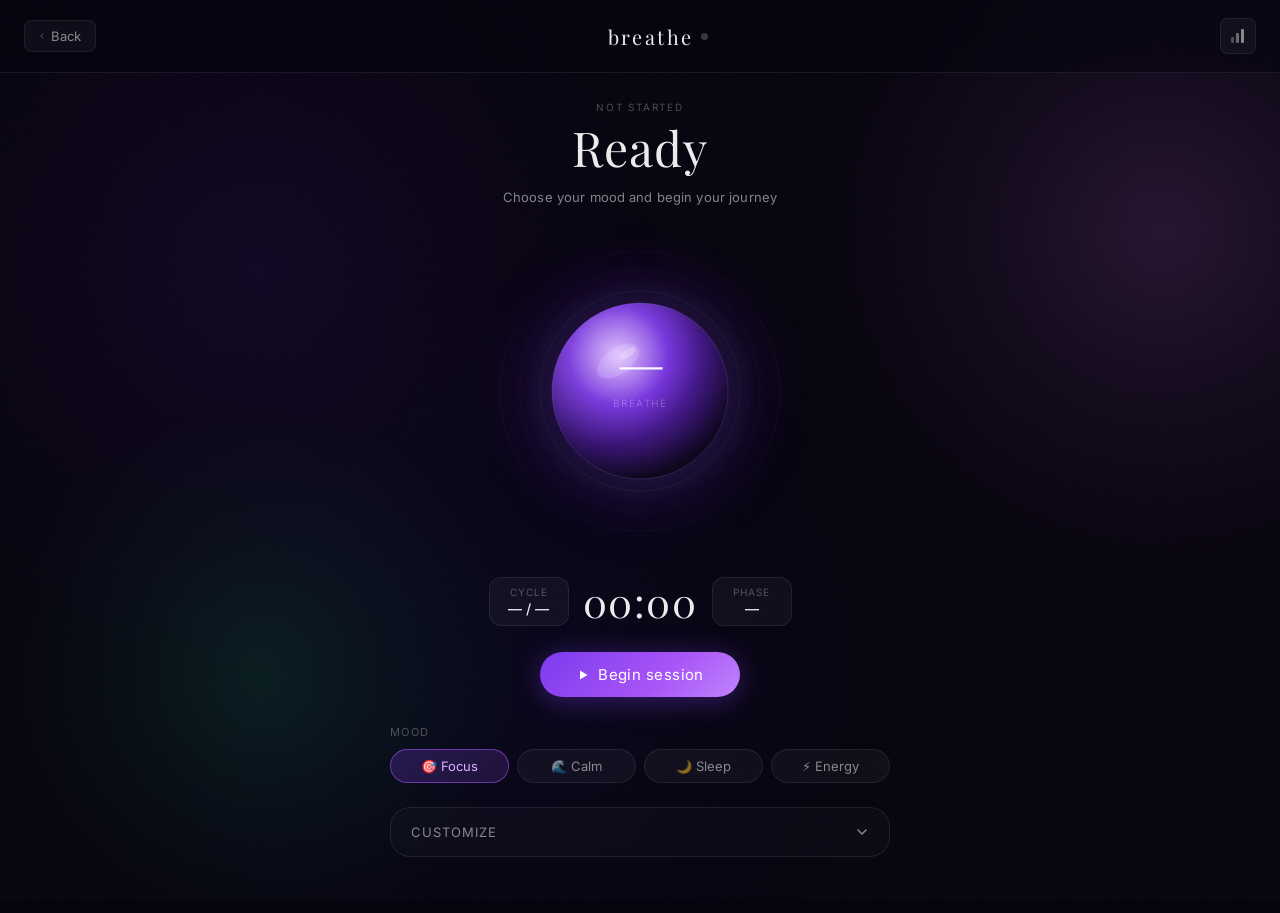
<file: 478 page/index.html>
<!DOCTYPE html>
<html lang="en">
<head>
<meta charset="UTF-8">
<meta name="viewport" content="width=device-width, initial-scale=1.0">
<title>Breathe — Premium</title>
<link rel="preconnect" href="https://fonts.googleapis.com">
<link rel="preconnect" href="https://fonts.gstatic.com" crossorigin>
<link href="https://fonts.googleapis.com/css2?family=Playfair+Display:ital,wght@0,300;0,400;1,300&family=Inter:wght@300;400;500&display=swap" rel="stylesheet">
<link rel="stylesheet" href="style.css">
</head>
<body>

<canvas id="auroraCanvas"></canvas>
<div class="noise-overlay"></div>

<div class="page">

  <header class="header">
    <button class="back-btn" onclick="history.back()">
      <svg width="14" height="14" viewBox="0 0 14 14" fill="none">
        <path d="M9 2L4 7L9 12" stroke="currentColor" stroke-width="1.5" stroke-linecap="round" stroke-linejoin="round"/>
      </svg>
      Back
    </button>
    <div class="header-center">
      <div class="header-title">breathe</div>
      <div class="status-dot" id="statusDot"></div>
    </div>
    <button class="icon-btn" onclick="toggleStats()">
      <svg width="16" height="16" viewBox="0 0 16 16" fill="none">
        <rect x="1" y="9" width="3" height="6" rx="1" fill="currentColor" opacity="0.5"/>
        <rect x="6" y="5" width="3" height="10" rx="1" fill="currentColor" opacity="0.75"/>
        <rect x="11" y="1" width="3" height="14" rx="1" fill="currentColor"/>
      </svg>
    </button>
  </header>

  <div class="stats-overlay hidden" id="statsOverlay" onclick="closeStatsIfOutside(event)">
    <div class="stats-card">
      <div class="stats-hd">Session</div>
      <div class="stats-grid-4">
        <div class="sitem"><div class="sval" id="sTotalBreaths">0</div><div class="slbl">Breaths</div></div>
        <div class="sitem"><div class="sval" id="sTotalTime">0:00</div><div class="slbl">Time</div></div>
        <div class="sitem"><div class="sval" id="sCalmScore">—</div><div class="slbl">Calm score</div></div>
        <div class="sitem"><div class="sval" id="sBreathRate">—</div><div class="slbl">Breath/min</div></div>
      </div>
      <div class="history-label">Cycle history</div>
      <div class="history-bars" id="historyBars"></div>
      <button class="close-stats-btn" onclick="toggleStats()">Close</button>
    </div>
  </div>

  <main class="main">

    <div class="phase-section">
      <div class="phase-eyebrow" id="phaseEyebrow">not started</div>
      <h1 class="phase-name" id="phaseName">Ready</h1>
      <p class="phase-sub" id="phaseSub">Choose your mood and begin your journey</p>
    </div>

    <div class="orb-stage" id="orbStage">
      <canvas class="particle-canvas" id="particleCanvas" width="400" height="400"></canvas>
      <svg class="orb-svg" id="orbSvg" viewBox="0 0 320 320">
        <defs>
          <radialGradient id="orbGrad" cx="38%" cy="30%" r="70%" fx="38%" fy="30%">
            <stop offset="0%" stop-color="#d8b4fe" id="gs1"/>
            <stop offset="40%" stop-color="#7c3aed" id="gs2"/>
            <stop offset="100%" stop-color="#0f0720" id="gs3"/>
          </radialGradient>
          <radialGradient id="glowGrad" cx="50%" cy="50%" r="50%">
            <stop offset="0%" stop-color="#7c3aed" stop-opacity="0.5" id="gg1"/>
            <stop offset="100%" stop-color="#7c3aed" stop-opacity="0"/>
          </radialGradient>
          <linearGradient id="loaderGrad" x1="0%" y1="0%" x2="100%" y2="100%">
            <stop offset="0%" stop-color="#f0abfc" id="lg1"/>
            <stop offset="100%" stop-color="#818cf8" id="lg2"/>
          </linearGradient>
          <radialGradient id="shimGrad" cx="30%" cy="25%" r="55%">
            <stop offset="0%" stop-color="rgba(255,255,255,0.20)"/>
            <stop offset="100%" stop-color="rgba(255,255,255,0)"/>
          </radialGradient>
          <filter id="bigBlur"><feGaussianBlur stdDeviation="24"/></filter>
        </defs>

        <circle cx="160" cy="160" r="120" fill="url(#glowGrad)" filter="url(#bigBlur)" id="glowHalo"/>
        <circle cx="160" cy="160" r="140" fill="none" stroke="rgba(255,255,255,0.03)" stroke-width="1"/>
        <circle cx="160" cy="160" r="120" fill="none" stroke="rgba(255,255,255,0.04)" stroke-width="0.5"/>
        <circle cx="160" cy="160" r="100" fill="none" stroke="rgba(255,255,255,0.06)" stroke-width="1.5" id="trackRing"/>
        <circle cx="160" cy="160" r="100"
          fill="none" stroke="url(#loaderGrad)" stroke-width="4"
          stroke-dasharray="628.3" stroke-dashoffset="628.3"
          stroke-linecap="round" transform="rotate(-90 160 160)" id="loaderRing"/>
        <circle cx="160" cy="60" r="6" fill="#f0abfc" opacity="0" id="loaderDot"/>
        <circle cx="160" cy="160" r="88" fill="url(#orbGrad)" id="mainOrb"/>
        <circle cx="160" cy="160" r="88" fill="url(#shimGrad)"/>
        <circle cx="160" cy="160" r="88" fill="none" stroke="rgba(255,255,255,0.10)" stroke-width="1"/>
        <ellipse cx="138" cy="130" rx="24" ry="13" fill="rgba(255,255,255,0.14)" transform="rotate(-35,138,130)"/>
        <ellipse cx="148" cy="122" rx="9" ry="4" fill="rgba(255,255,255,0.24)" transform="rotate(-35,148,122)"/>
        <text x="160" y="153" text-anchor="middle" class="orb-num" id="orbNum">—</text>
        <text x="160" y="176" text-anchor="middle" class="orb-unit" id="orbUnit">breathe</text>
      </svg>
    </div>

    <div class="timer-row">
      <div class="mini-pill">
        <div class="mini-pill-lbl">Cycle</div>
        <div class="mini-pill-val" id="cycleVal">— / —</div>
      </div>
      <div class="big-timer" id="sessionTimer">00:00</div>
      <div class="mini-pill">
        <div class="mini-pill-lbl">Phase</div>
        <div class="mini-pill-val" id="phaseShort">—</div>
      </div>
    </div>

    <div class="controls-row">
      <button class="ctrl-stop" id="stopBtn" onclick="stopBreathing()" style="display:none" title="End">
        <svg width="14" height="14" viewBox="0 0 14 14" fill="none">
          <rect x="2" y="2" width="10" height="10" rx="2" fill="currentColor"/>
        </svg>
      </button>
      <button class="ctrl-start" id="startBtn" onclick="startBreathing()">
        <svg width="14" height="14" viewBox="0 0 14 14" fill="none">
          <path d="M4 2.5L11.5 7L4 11.5V2.5Z" fill="currentColor"/>
        </svg>
        Begin session
      </button>
      <button class="ctrl-pause hidden" id="pauseBtn" onclick="togglePause()" title="Pause">
        <svg width="14" height="14" viewBox="0 0 14 14" fill="none" id="pauseIcon">
          <rect x="2" y="1.5" width="3.5" height="11" rx="1.5" fill="currentColor"/>
          <rect x="8.5" y="1.5" width="3.5" height="11" rx="1.5" fill="currentColor"/>
        </svg>
      </button>
    </div>

    <div class="section-label">Mood</div>
    <div class="mood-row">
      <button class="mood-chip active" onclick="setMood('focus',this)">🎯 Focus</button>
      <button class="mood-chip" onclick="setMood('calm',this)">🌊 Calm</button>
      <button class="mood-chip" onclick="setMood('sleep',this)">🌙 Sleep</button>
      <button class="mood-chip" onclick="setMood('energy',this)">⚡ Energy</button>
    </div>

    <div class="settings-panel">
      <button class="panel-hd" onclick="togglePanel()">
        <span>Customize</span>
        <svg id="chevron" width="14" height="14" viewBox="0 0 14 14" fill="none">
          <path d="M3 5L7 9L11 5" stroke="currentColor" stroke-width="1.5" stroke-linecap="round"/>
        </svg>
      </button>
      <div class="panel-body" id="panelBody" style="display:none">

        <div class="sliders-grid">
          <div class="sblock">
            <label>Inhale <b id="inLabel">4s</b></label>
            <input type="range" id="inDur" min="1" max="15" value="4" oninput="syncLabel('inDur','inLabel')">
          </div>
          <div class="sblock">
            <label>Hold in <b id="h1Label">4s</b></label>
            <input type="range" id="h1Dur" min="0" max="15" value="7" oninput="syncLabel('h1Dur','h1Label')">
          </div>
          <div class="sblock">
            <label>Exhale <b id="exLabel">4s</b></label>
            <input type="range" id="exDur" min="1" max="15" value="8" oninput="syncLabel('exDur','exLabel')">
          </div>
          <div class="sblock">
            <label>Hold out <b id="h2Label">4s</b></label>
            <input type="range" id="h2Dur" min="0" max="15" value="0" oninput="syncLabel('h2Dur','h2Label')">
          </div>
          <div class="sblock full">
            <label>Cycles <b id="cycLabel">5</b></label>
            <input type="range" id="cycleCount" min="1" max="30" value="5" oninput="syncLabel('cycleCount','cycLabel',true)">
          </div>
        </div>

        <div class="divider"></div>

        <div class="row-opt">
          <span class="opt-label">Voice guide</span>
          <div class="tog-wrap" onclick="toggleVoice()">
            <div class="tog-track on" id="voiceTrack"><div class="tog-thumb"></div></div>
            <span id="voiceLabel">On</span>
          </div>
        </div>

        <div class="row-opt">
          <span class="opt-label">Haptic pulse</span>
          <div class="tog-wrap" onclick="toggleHaptic()">
            <div class="tog-track" id="hapticTrack"><div class="tog-thumb"></div></div>
            <span id="hapticLabel">Off</span>
          </div>
        </div>

        <div class="divider"></div>

        <div class="opt-label" style="margin-bottom:10px">Background sound</div>
        <div class="sound-grid">
          <button class="sound-tile active" onclick="setSound('none',this)"><span>🔇</span><span>None</span></button>
          <button class="sound-tile" onclick="setSound('rain',this)"><span>🌧</span><span>Rain</span></button>
          <button class="sound-tile" onclick="setSound('ocean',this)"><span>🌊</span><span>Ocean</span></button>
          <button class="sound-tile" onclick="setSound('forest',this)"><span>🌲</span><span>Forest</span></button>
          <button class="sound-tile" onclick="setSound('fire',this)"><span>🔥</span><span>Fire</span></button>
          <button class="sound-tile" onclick="setSound('space',this)"><span>🪐</span><span>Space</span></button>
        </div>

        <div class="divider"></div>

        <div class="row-opt">
          <span class="opt-label">Volume</span>
          <input type="range" id="volSlider" min="0" max="100" value="50" style="flex:1;max-width:140px" oninput="setVolume(this.value)">
        </div>

      </div>
    </div>

  </main>
</div>

<script src="script.js"></script>
</body>
</html>
</file>
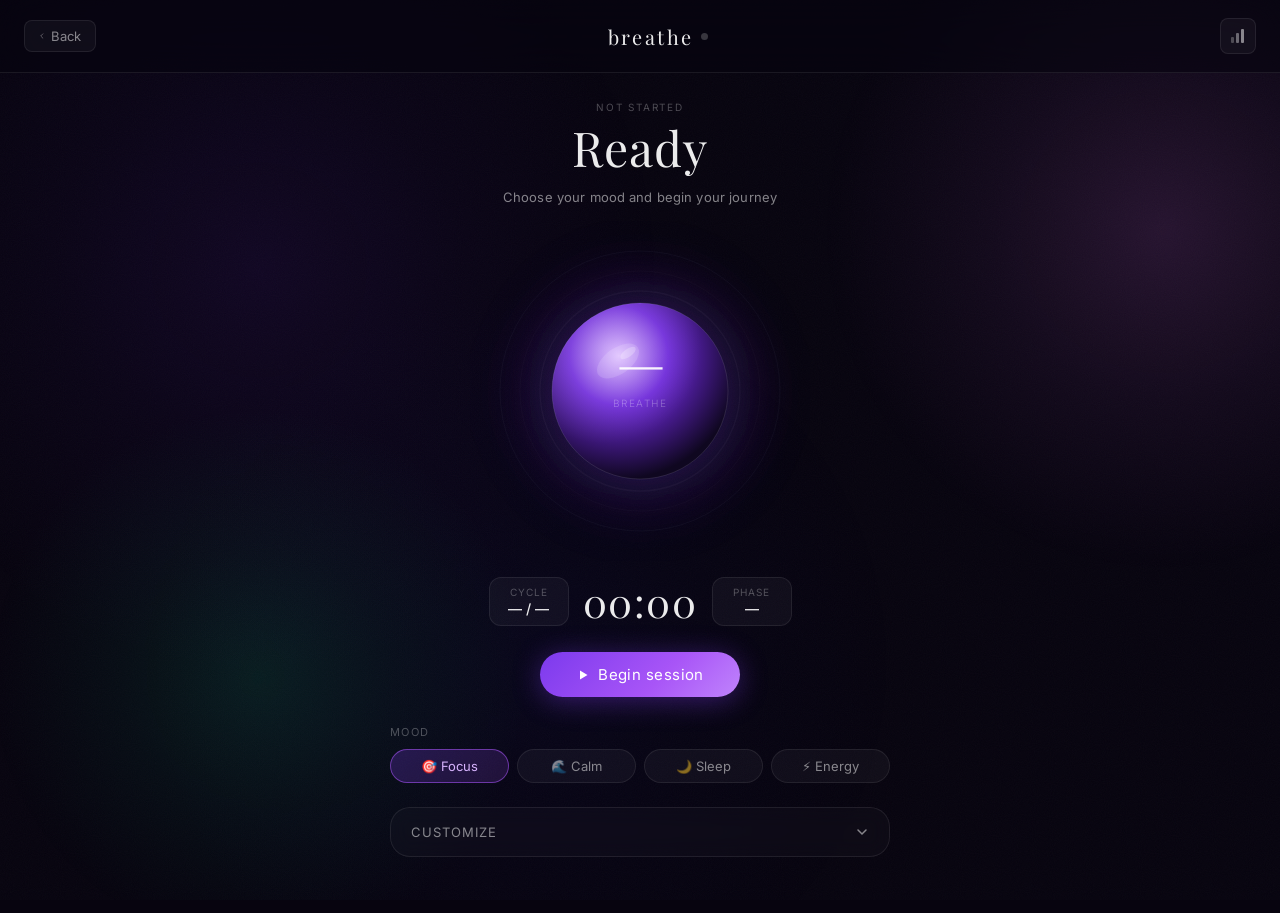
<file: box page/index.html>
<!DOCTYPE html>
<html lang="en">
<head>
<meta charset="UTF-8">
<meta name="viewport" content="width=device-width, initial-scale=1.0">
<title>Breathe — Premium</title>
<link rel="preconnect" href="https://fonts.googleapis.com">
<link rel="preconnect" href="https://fonts.gstatic.com" crossorigin>
<link href="https://fonts.googleapis.com/css2?family=Playfair+Display:ital,wght@0,300;0,400;1,300&family=Inter:wght@300;400;500&display=swap" rel="stylesheet">
<link rel="stylesheet" href="style.css">
</head>
<body>

<canvas id="auroraCanvas"></canvas>
<div class="noise-overlay"></div>

<div class="page">

  <header class="header">
    <button class="back-btn" onclick="history.back()">
      <svg width="14" height="14" viewBox="0 0 14 14" fill="none">
        <path d="M9 2L4 7L9 12" stroke="currentColor" stroke-width="1.5" stroke-linecap="round" stroke-linejoin="round"/>
      </svg>
      Back
    </button>
    <div class="header-center">
      <div class="header-title">breathe</div>
      <div class="status-dot" id="statusDot"></div>
    </div>
    <button class="icon-btn" onclick="toggleStats()">
      <svg width="16" height="16" viewBox="0 0 16 16" fill="none">
        <rect x="1" y="9" width="3" height="6" rx="1" fill="currentColor" opacity="0.5"/>
        <rect x="6" y="5" width="3" height="10" rx="1" fill="currentColor" opacity="0.75"/>
        <rect x="11" y="1" width="3" height="14" rx="1" fill="currentColor"/>
      </svg>
    </button>
  </header>

  <div class="stats-overlay hidden" id="statsOverlay" onclick="closeStatsIfOutside(event)">
    <div class="stats-card">
      <div class="stats-hd">Session</div>
      <div class="stats-grid-4">
        <div class="sitem"><div class="sval" id="sTotalBreaths">0</div><div class="slbl">Breaths</div></div>
        <div class="sitem"><div class="sval" id="sTotalTime">0:00</div><div class="slbl">Time</div></div>
        <div class="sitem"><div class="sval" id="sCalmScore">—</div><div class="slbl">Calm score</div></div>
        <div class="sitem"><div class="sval" id="sBreathRate">—</div><div class="slbl">Breath/min</div></div>
      </div>
      <div class="history-label">Cycle history</div>
      <div class="history-bars" id="historyBars"></div>
      <button class="close-stats-btn" onclick="toggleStats()">Close</button>
    </div>
  </div>

  <main class="main">

    <div class="phase-section">
      <div class="phase-eyebrow" id="phaseEyebrow">not started</div>
      <h1 class="phase-name" id="phaseName">Ready</h1>
      <p class="phase-sub" id="phaseSub">Choose your mood and begin your journey</p>
    </div>

    <div class="orb-stage" id="orbStage">
      <canvas class="particle-canvas" id="particleCanvas" width="400" height="400"></canvas>
      <svg class="orb-svg" id="orbSvg" viewBox="0 0 320 320">
        <defs>
          <radialGradient id="orbGrad" cx="38%" cy="30%" r="70%" fx="38%" fy="30%">
            <stop offset="0%" stop-color="#d8b4fe" id="gs1"/>
            <stop offset="40%" stop-color="#7c3aed" id="gs2"/>
            <stop offset="100%" stop-color="#0f0720" id="gs3"/>
          </radialGradient>
          <radialGradient id="glowGrad" cx="50%" cy="50%" r="50%">
            <stop offset="0%" stop-color="#7c3aed" stop-opacity="0.5" id="gg1"/>
            <stop offset="100%" stop-color="#7c3aed" stop-opacity="0"/>
          </radialGradient>
          <linearGradient id="loaderGrad" x1="0%" y1="0%" x2="100%" y2="100%">
            <stop offset="0%" stop-color="#f0abfc" id="lg1"/>
            <stop offset="100%" stop-color="#818cf8" id="lg2"/>
          </linearGradient>
          <radialGradient id="shimGrad" cx="30%" cy="25%" r="55%">
            <stop offset="0%" stop-color="rgba(255,255,255,0.20)"/>
            <stop offset="100%" stop-color="rgba(255,255,255,0)"/>
          </radialGradient>
          <filter id="bigBlur"><feGaussianBlur stdDeviation="24"/></filter>
        </defs>

        <circle cx="160" cy="160" r="120" fill="url(#glowGrad)" filter="url(#bigBlur)" id="glowHalo"/>
        <circle cx="160" cy="160" r="140" fill="none" stroke="rgba(255,255,255,0.03)" stroke-width="1"/>
        <circle cx="160" cy="160" r="120" fill="none" stroke="rgba(255,255,255,0.04)" stroke-width="0.5"/>
        <circle cx="160" cy="160" r="100" fill="none" stroke="rgba(255,255,255,0.06)" stroke-width="1.5" id="trackRing"/>
        <circle cx="160" cy="160" r="100"
          fill="none" stroke="url(#loaderGrad)" stroke-width="4"
          stroke-dasharray="628.3" stroke-dashoffset="628.3"
          stroke-linecap="round" transform="rotate(-90 160 160)" id="loaderRing"/>
        <circle cx="160" cy="60" r="6" fill="#f0abfc" opacity="0" id="loaderDot"/>
        <circle cx="160" cy="160" r="88" fill="url(#orbGrad)" id="mainOrb"/>
        <circle cx="160" cy="160" r="88" fill="url(#shimGrad)"/>
        <circle cx="160" cy="160" r="88" fill="none" stroke="rgba(255,255,255,0.10)" stroke-width="1"/>
        <ellipse cx="138" cy="130" rx="24" ry="13" fill="rgba(255,255,255,0.14)" transform="rotate(-35,138,130)"/>
        <ellipse cx="148" cy="122" rx="9" ry="4" fill="rgba(255,255,255,0.24)" transform="rotate(-35,148,122)"/>
        <text x="160" y="153" text-anchor="middle" class="orb-num" id="orbNum">—</text>
        <text x="160" y="176" text-anchor="middle" class="orb-unit" id="orbUnit">breathe</text>
      </svg>
    </div>

    <div class="timer-row">
      <div class="mini-pill">
        <div class="mini-pill-lbl">Cycle</div>
        <div class="mini-pill-val" id="cycleVal">— / —</div>
      </div>
      <div class="big-timer" id="sessionTimer">00:00</div>
      <div class="mini-pill">
        <div class="mini-pill-lbl">Phase</div>
        <div class="mini-pill-val" id="phaseShort">—</div>
      </div>
    </div>

    <div class="controls-row">
      <button class="ctrl-stop" id="stopBtn" onclick="stopBreathing()" style="display:none" title="End">
        <svg width="14" height="14" viewBox="0 0 14 14" fill="none">
          <rect x="2" y="2" width="10" height="10" rx="2" fill="currentColor"/>
        </svg>
      </button>
      <button class="ctrl-start" id="startBtn" onclick="startBreathing()">
        <svg width="14" height="14" viewBox="0 0 14 14" fill="none">
          <path d="M4 2.5L11.5 7L4 11.5V2.5Z" fill="currentColor"/>
        </svg>
        Begin session
      </button>
      <button class="ctrl-pause hidden" id="pauseBtn" onclick="togglePause()" title="Pause">
        <svg width="14" height="14" viewBox="0 0 14 14" fill="none" id="pauseIcon">
          <rect x="2" y="1.5" width="3.5" height="11" rx="1.5" fill="currentColor"/>
          <rect x="8.5" y="1.5" width="3.5" height="11" rx="1.5" fill="currentColor"/>
        </svg>
      </button>
    </div>

    <div class="section-label">Mood</div>
    <div class="mood-row">
      <button class="mood-chip active" onclick="setMood('focus',this)">🎯 Focus</button>
      <button class="mood-chip" onclick="setMood('calm',this)">🌊 Calm</button>
      <button class="mood-chip" onclick="setMood('sleep',this)">🌙 Sleep</button>
      <button class="mood-chip" onclick="setMood('energy',this)">⚡ Energy</button>
    </div>

    <div class="settings-panel">
      <button class="panel-hd" onclick="togglePanel()">
        <span>Customize</span>
        <svg id="chevron" width="14" height="14" viewBox="0 0 14 14" fill="none">
          <path d="M3 5L7 9L11 5" stroke="currentColor" stroke-width="1.5" stroke-linecap="round"/>
        </svg>
      </button>
      <div class="panel-body" id="panelBody" style="display:none">

        <div class="sliders-grid">
          <div class="sblock">
            <label>Inhale <b id="inLabel">4s</b></label>
            <input type="range" id="inDur" min="1" max="15" value="4" oninput="syncLabel('inDur','inLabel')">
          </div>
          <div class="sblock">
            <label>Hold in <b id="h1Label">4s</b></label>
            <input type="range" id="h1Dur" min="0" max="15" value="4" oninput="syncLabel('h1Dur','h1Label')">
          </div>
          <div class="sblock">
            <label>Exhale <b id="exLabel">4s</b></label>
            <input type="range" id="exDur" min="1" max="15" value="4" oninput="syncLabel('exDur','exLabel')">
          </div>
          <div class="sblock">
            <label>Hold out <b id="h2Label">4s</b></label>
            <input type="range" id="h2Dur" min="0" max="15" value="4" oninput="syncLabel('h2Dur','h2Label')">
          </div>
          <div class="sblock full">
            <label>Cycles <b id="cycLabel">5</b></label>
            <input type="range" id="cycleCount" min="1" max="30" value="5" oninput="syncLabel('cycleCount','cycLabel',true)">
          </div>
        </div>

        <div class="divider"></div>

        <div class="row-opt">
          <span class="opt-label">Voice guide</span>
          <div class="tog-wrap" onclick="toggleVoice()">
            <div class="tog-track on" id="voiceTrack"><div class="tog-thumb"></div></div>
            <span id="voiceLabel">On</span>
          </div>
        </div>

        <div class="row-opt">
          <span class="opt-label">Haptic pulse</span>
          <div class="tog-wrap" onclick="toggleHaptic()">
            <div class="tog-track" id="hapticTrack"><div class="tog-thumb"></div></div>
            <span id="hapticLabel">Off</span>
          </div>
        </div>

        <div class="divider"></div>

        <div class="opt-label" style="margin-bottom:10px">Background sound</div>
        <div class="sound-grid">
          <button class="sound-tile active" onclick="setSound('none',this)"><span>🔇</span><span>None</span></button>
          <button class="sound-tile" onclick="setSound('rain',this)"><span>🌧</span><span>Rain</span></button>
          <button class="sound-tile" onclick="setSound('ocean',this)"><span>🌊</span><span>Ocean</span></button>
          <button class="sound-tile" onclick="setSound('forest',this)"><span>🌲</span><span>Forest</span></button>
          <button class="sound-tile" onclick="setSound('fire',this)"><span>🔥</span><span>Fire</span></button>
          <button class="sound-tile" onclick="setSound('space',this)"><span>🪐</span><span>Space</span></button>
        </div>

        <div class="divider"></div>

        <div class="row-opt">
          <span class="opt-label">Volume</span>
          <input type="range" id="volSlider" min="0" max="100" value="50" style="flex:1;max-width:140px" oninput="setVolume(this.value)">
        </div>

      </div>
    </div>

  </main>
</div>

<script src="script.js"></script>
</body>
</html>
</file>
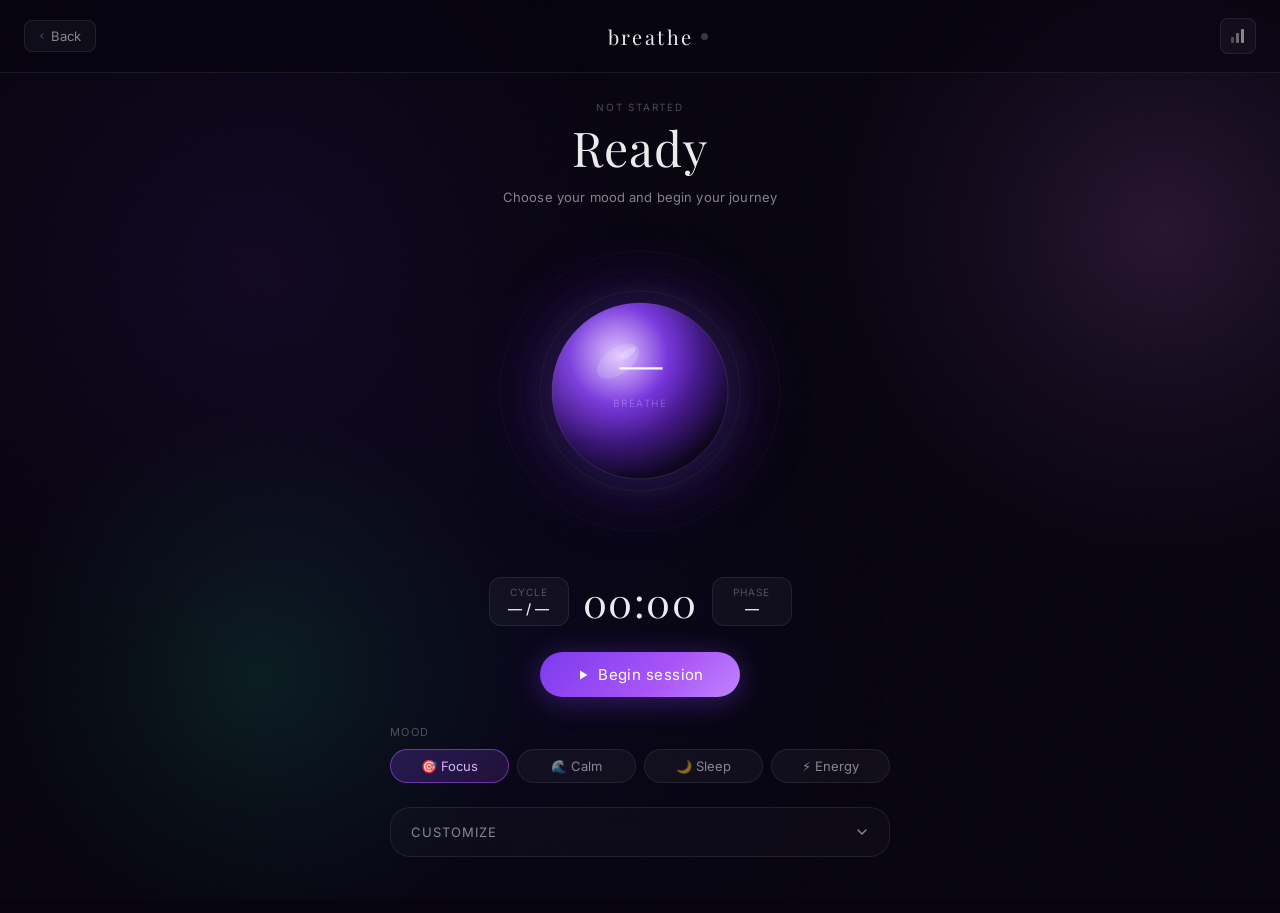
<file: coherent breathing/index.html>
<!DOCTYPE html>
<html lang="en">
<head>
<meta charset="UTF-8">
<meta name="viewport" content="width=device-width, initial-scale=1.0">
<title>Breathe — Premium</title>
<link rel="preconnect" href="https://fonts.googleapis.com">
<link rel="preconnect" href="https://fonts.gstatic.com" crossorigin>
<link href="https://fonts.googleapis.com/css2?family=Playfair+Display:ital,wght@0,300;0,400;1,300&family=Inter:wght@300;400;500&display=swap" rel="stylesheet">
<link rel="stylesheet" href="style.css">
</head>
<body>

<canvas id="auroraCanvas"></canvas>
<div class="noise-overlay"></div>

<div class="page">

  <header class="header">
    <button class="back-btn" onclick="history.back()">
      <svg width="14" height="14" viewBox="0 0 14 14" fill="none">
        <path d="M9 2L4 7L9 12" stroke="currentColor" stroke-width="1.5" stroke-linecap="round" stroke-linejoin="round"/>
      </svg>
      Back
    </button>
    <div class="header-center">
      <div class="header-title">breathe</div>
      <div class="status-dot" id="statusDot"></div>
    </div>
    <button class="icon-btn" onclick="toggleStats()">
      <svg width="16" height="16" viewBox="0 0 16 16" fill="none">
        <rect x="1" y="9" width="3" height="6" rx="1" fill="currentColor" opacity="0.5"/>
        <rect x="6" y="5" width="3" height="10" rx="1" fill="currentColor" opacity="0.75"/>
        <rect x="11" y="1" width="3" height="14" rx="1" fill="currentColor"/>
      </svg>
    </button>
  </header>

  <div class="stats-overlay hidden" id="statsOverlay" onclick="closeStatsIfOutside(event)">
    <div class="stats-card">
      <div class="stats-hd">Session</div>
      <div class="stats-grid-4">
        <div class="sitem"><div class="sval" id="sTotalBreaths">0</div><div class="slbl">Breaths</div></div>
        <div class="sitem"><div class="sval" id="sTotalTime">0:00</div><div class="slbl">Time</div></div>
        <div class="sitem"><div class="sval" id="sCalmScore">—</div><div class="slbl">Calm score</div></div>
        <div class="sitem"><div class="sval" id="sBreathRate">—</div><div class="slbl">Breath/min</div></div>
      </div>
      <div class="history-label">Cycle history</div>
      <div class="history-bars" id="historyBars"></div>
      <button class="close-stats-btn" onclick="toggleStats()">Close</button>
    </div>
  </div>

  <main class="main">

    <div class="phase-section">
      <div class="phase-eyebrow" id="phaseEyebrow">not started</div>
      <h1 class="phase-name" id="phaseName">Ready</h1>
      <p class="phase-sub" id="phaseSub">Choose your mood and begin your journey</p>
    </div>

    <div class="orb-stage" id="orbStage">
      <canvas class="particle-canvas" id="particleCanvas" width="400" height="400"></canvas>
      <svg class="orb-svg" id="orbSvg" viewBox="0 0 320 320">
        <defs>
          <radialGradient id="orbGrad" cx="38%" cy="30%" r="70%" fx="38%" fy="30%">
            <stop offset="0%" stop-color="#d8b4fe" id="gs1"/>
            <stop offset="40%" stop-color="#7c3aed" id="gs2"/>
            <stop offset="100%" stop-color="#0f0720" id="gs3"/>
          </radialGradient>
          <radialGradient id="glowGrad" cx="50%" cy="50%" r="50%">
            <stop offset="0%" stop-color="#7c3aed" stop-opacity="0.5" id="gg1"/>
            <stop offset="100%" stop-color="#7c3aed" stop-opacity="0"/>
          </radialGradient>
          <linearGradient id="loaderGrad" x1="0%" y1="0%" x2="100%" y2="100%">
            <stop offset="0%" stop-color="#f0abfc" id="lg1"/>
            <stop offset="100%" stop-color="#818cf8" id="lg2"/>
          </linearGradient>
          <radialGradient id="shimGrad" cx="30%" cy="25%" r="55%">
            <stop offset="0%" stop-color="rgba(255,255,255,0.20)"/>
            <stop offset="100%" stop-color="rgba(255,255,255,0)"/>
          </radialGradient>
          <filter id="bigBlur"><feGaussianBlur stdDeviation="24"/></filter>
        </defs>

        <circle cx="160" cy="160" r="120" fill="url(#glowGrad)" filter="url(#bigBlur)" id="glowHalo"/>
        <circle cx="160" cy="160" r="140" fill="none" stroke="rgba(255,255,255,0.03)" stroke-width="1"/>
        <circle cx="160" cy="160" r="120" fill="none" stroke="rgba(255,255,255,0.04)" stroke-width="0.5"/>
        <circle cx="160" cy="160" r="100" fill="none" stroke="rgba(255,255,255,0.06)" stroke-width="1.5" id="trackRing"/>
        <circle cx="160" cy="160" r="100"
          fill="none" stroke="url(#loaderGrad)" stroke-width="4"
          stroke-dasharray="628.3" stroke-dashoffset="628.3"
          stroke-linecap="round" transform="rotate(-90 160 160)" id="loaderRing"/>
        <circle cx="160" cy="60" r="6" fill="#f0abfc" opacity="0" id="loaderDot"/>
        <circle cx="160" cy="160" r="88" fill="url(#orbGrad)" id="mainOrb"/>
        <circle cx="160" cy="160" r="88" fill="url(#shimGrad)"/>
        <circle cx="160" cy="160" r="88" fill="none" stroke="rgba(255,255,255,0.10)" stroke-width="1"/>
        <ellipse cx="138" cy="130" rx="24" ry="13" fill="rgba(255,255,255,0.14)" transform="rotate(-35,138,130)"/>
        <ellipse cx="148" cy="122" rx="9" ry="4" fill="rgba(255,255,255,0.24)" transform="rotate(-35,148,122)"/>
        <text x="160" y="153" text-anchor="middle" class="orb-num" id="orbNum">—</text>
        <text x="160" y="176" text-anchor="middle" class="orb-unit" id="orbUnit">breathe</text>
      </svg>
    </div>

    <div class="timer-row">
      <div class="mini-pill">
        <div class="mini-pill-lbl">Cycle</div>
        <div class="mini-pill-val" id="cycleVal">— / —</div>
      </div>
      <div class="big-timer" id="sessionTimer">00:00</div>
      <div class="mini-pill">
        <div class="mini-pill-lbl">Phase</div>
        <div class="mini-pill-val" id="phaseShort">—</div>
      </div>
    </div>

    <div class="controls-row">
      <button class="ctrl-stop" id="stopBtn" onclick="stopBreathing()" style="display:none" title="End">
        <svg width="14" height="14" viewBox="0 0 14 14" fill="none">
          <rect x="2" y="2" width="10" height="10" rx="2" fill="currentColor"/>
        </svg>
      </button>
      <button class="ctrl-start" id="startBtn" onclick="startBreathing()">
        <svg width="14" height="14" viewBox="0 0 14 14" fill="none">
          <path d="M4 2.5L11.5 7L4 11.5V2.5Z" fill="currentColor"/>
        </svg>
        Begin session
      </button>
      <button class="ctrl-pause hidden" id="pauseBtn" onclick="togglePause()" title="Pause">
        <svg width="14" height="14" viewBox="0 0 14 14" fill="none" id="pauseIcon">
          <rect x="2" y="1.5" width="3.5" height="11" rx="1.5" fill="currentColor"/>
          <rect x="8.5" y="1.5" width="3.5" height="11" rx="1.5" fill="currentColor"/>
        </svg>
      </button>
    </div>

    <div class="section-label">Mood</div>
    <div class="mood-row">
      <button class="mood-chip active" onclick="setMood('focus',this)">🎯 Focus</button>
      <button class="mood-chip" onclick="setMood('calm',this)">🌊 Calm</button>
      <button class="mood-chip" onclick="setMood('sleep',this)">🌙 Sleep</button>
      <button class="mood-chip" onclick="setMood('energy',this)">⚡ Energy</button>
    </div>

    <div class="settings-panel">
      <button class="panel-hd" onclick="togglePanel()">
        <span>Customize</span>
        <svg id="chevron" width="14" height="14" viewBox="0 0 14 14" fill="none">
          <path d="M3 5L7 9L11 5" stroke="currentColor" stroke-width="1.5" stroke-linecap="round"/>
        </svg>
      </button>
      <div class="panel-body" id="panelBody" style="display:none">

        <div class="sliders-grid">
          <div class="sblock">
            <label>Inhale <b id="inLabel">4s</b></label>
            <input type="range" id="inDur" min="1" max="15" value="5" oninput="syncLabel('inDur','inLabel')">
          </div>
          <div class="sblock">
            <label>Hold in <b id="h1Label">4s</b></label>
            <input type="range" id="h1Dur" min="0" max="15" value="0" oninput="syncLabel('h1Dur','h1Label')">
          </div>
          <div class="sblock">
            <label>Exhale <b id="exLabel">4s</b></label>
            <input type="range" id="exDur" min="1" max="15" value="5" oninput="syncLabel('exDur','exLabel')">
          </div>
          <div class="sblock">
            <label>Hold out <b id="h2Label">4s</b></label>
            <input type="range" id="h2Dur" min="0" max="15" value="0" oninput="syncLabel('h2Dur','h2Label')">
          </div>
          <div class="sblock full">
            <label>Cycles <b id="cycLabel">5</b></label>
            <input type="range" id="cycleCount" min="1" max="30" value="5" oninput="syncLabel('cycleCount','cycLabel',true)">
          </div>
        </div>

        <div class="divider"></div>

        <div class="row-opt">
          <span class="opt-label">Voice guide</span>
          <div class="tog-wrap" onclick="toggleVoice()">
            <div class="tog-track on" id="voiceTrack"><div class="tog-thumb"></div></div>
            <span id="voiceLabel">On</span>
          </div>
        </div>

        <div class="row-opt">
          <span class="opt-label">Haptic pulse</span>
          <div class="tog-wrap" onclick="toggleHaptic()">
            <div class="tog-track" id="hapticTrack"><div class="tog-thumb"></div></div>
            <span id="hapticLabel">Off</span>
          </div>
        </div>

        <div class="divider"></div>

        <div class="opt-label" style="margin-bottom:10px">Background sound</div>
        <div class="sound-grid">
          <button class="sound-tile active" onclick="setSound('none',this)"><span>🔇</span><span>None</span></button>
          <button class="sound-tile" onclick="setSound('rain',this)"><span>🌧</span><span>Rain</span></button>
          <button class="sound-tile" onclick="setSound('ocean',this)"><span>🌊</span><span>Ocean</span></button>
          <button class="sound-tile" onclick="setSound('forest',this)"><span>🌲</span><span>Forest</span></button>
          <button class="sound-tile" onclick="setSound('fire',this)"><span>🔥</span><span>Fire</span></button>
          <button class="sound-tile" onclick="setSound('space',this)"><span>🪐</span><span>Space</span></button>
        </div>

        <div class="divider"></div>

        <div class="row-opt">
          <span class="opt-label">Volume</span>
          <input type="range" id="volSlider" min="0" max="100" value="50" style="flex:1;max-width:140px" oninput="setVolume(this.value)">
        </div>

      </div>
    </div>

  </main>
</div>

<script src="script.js"></script>
</body>
</html>
</file>
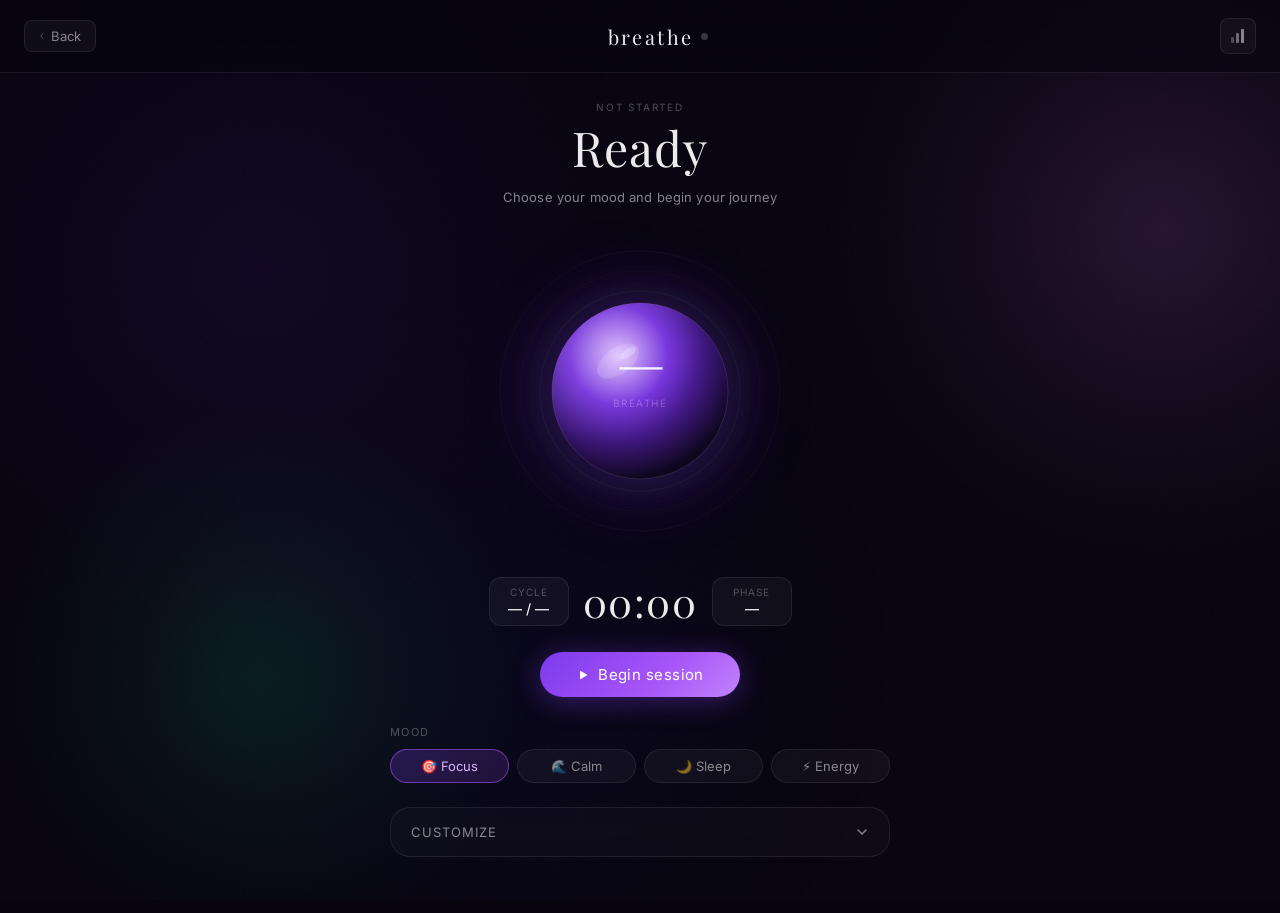
<file: custom page/index.html>
<!DOCTYPE html>
<html lang="en">
<head>
<meta charset="UTF-8">
<meta name="viewport" content="width=device-width, initial-scale=1.0">
<title>Breathe — Premium</title>
<link rel="preconnect" href="https://fonts.googleapis.com">
<link rel="preconnect" href="https://fonts.gstatic.com" crossorigin>
<link href="https://fonts.googleapis.com/css2?family=Playfair+Display:ital,wght@0,300;0,400;1,300&family=Inter:wght@300;400;500&display=swap" rel="stylesheet">
<link rel="stylesheet" href="style.css">
</head>
<body>

<canvas id="auroraCanvas"></canvas>
<div class="noise-overlay"></div>

<div class="page">

  <header class="header">
    <button class="back-btn" onclick="history.back()">
      <svg width="14" height="14" viewBox="0 0 14 14" fill="none">
        <path d="M9 2L4 7L9 12" stroke="currentColor" stroke-width="1.5" stroke-linecap="round" stroke-linejoin="round"/>
      </svg>
      Back
    </button>
    <div class="header-center">
      <div class="header-title">breathe</div>
      <div class="status-dot" id="statusDot"></div>
    </div>
    <button class="icon-btn" onclick="toggleStats()">
      <svg width="16" height="16" viewBox="0 0 16 16" fill="none">
        <rect x="1" y="9" width="3" height="6" rx="1" fill="currentColor" opacity="0.5"/>
        <rect x="6" y="5" width="3" height="10" rx="1" fill="currentColor" opacity="0.75"/>
        <rect x="11" y="1" width="3" height="14" rx="1" fill="currentColor"/>
      </svg>
    </button>
  </header>

  <div class="stats-overlay hidden" id="statsOverlay" onclick="closeStatsIfOutside(event)">
    <div class="stats-card">
      <div class="stats-hd">Session</div>
      <div class="stats-grid-4">
        <div class="sitem"><div class="sval" id="sTotalBreaths">0</div><div class="slbl">Breaths</div></div>
        <div class="sitem"><div class="sval" id="sTotalTime">0:00</div><div class="slbl">Time</div></div>
        <div class="sitem"><div class="sval" id="sCalmScore">—</div><div class="slbl">Calm score</div></div>
        <div class="sitem"><div class="sval" id="sBreathRate">—</div><div class="slbl">Breath/min</div></div>
      </div>
      <div class="history-label">Cycle history</div>
      <div class="history-bars" id="historyBars"></div>
      <button class="close-stats-btn" onclick="toggleStats()">Close</button>
    </div>
  </div>

  <main class="main">

    <div class="phase-section">
      <div class="phase-eyebrow" id="phaseEyebrow">not started</div>
      <h1 class="phase-name" id="phaseName">Ready</h1>
      <p class="phase-sub" id="phaseSub">Choose your mood and begin your journey</p>
    </div>

    <div class="orb-stage" id="orbStage">
      <canvas class="particle-canvas" id="particleCanvas" width="400" height="400"></canvas>
      <svg class="orb-svg" id="orbSvg" viewBox="0 0 320 320">
        <defs>
          <radialGradient id="orbGrad" cx="38%" cy="30%" r="70%" fx="38%" fy="30%">
            <stop offset="0%" stop-color="#d8b4fe" id="gs1"/>
            <stop offset="40%" stop-color="#7c3aed" id="gs2"/>
            <stop offset="100%" stop-color="#0f0720" id="gs3"/>
          </radialGradient>
          <radialGradient id="glowGrad" cx="50%" cy="50%" r="50%">
            <stop offset="0%" stop-color="#7c3aed" stop-opacity="0.5" id="gg1"/>
            <stop offset="100%" stop-color="#7c3aed" stop-opacity="0"/>
          </radialGradient>
          <linearGradient id="loaderGrad" x1="0%" y1="0%" x2="100%" y2="100%">
            <stop offset="0%" stop-color="#f0abfc" id="lg1"/>
            <stop offset="100%" stop-color="#818cf8" id="lg2"/>
          </linearGradient>
          <radialGradient id="shimGrad" cx="30%" cy="25%" r="55%">
            <stop offset="0%" stop-color="rgba(255,255,255,0.20)"/>
            <stop offset="100%" stop-color="rgba(255,255,255,0)"/>
          </radialGradient>
          <filter id="bigBlur"><feGaussianBlur stdDeviation="24"/></filter>
        </defs>

        <circle cx="160" cy="160" r="120" fill="url(#glowGrad)" filter="url(#bigBlur)" id="glowHalo"/>
        <circle cx="160" cy="160" r="140" fill="none" stroke="rgba(255,255,255,0.03)" stroke-width="1"/>
        <circle cx="160" cy="160" r="120" fill="none" stroke="rgba(255,255,255,0.04)" stroke-width="0.5"/>
        <circle cx="160" cy="160" r="100" fill="none" stroke="rgba(255,255,255,0.06)" stroke-width="1.5" id="trackRing"/>
        <circle cx="160" cy="160" r="100"
          fill="none" stroke="url(#loaderGrad)" stroke-width="4"
          stroke-dasharray="628.3" stroke-dashoffset="628.3"
          stroke-linecap="round" transform="rotate(-90 160 160)" id="loaderRing"/>
        <circle cx="160" cy="60" r="6" fill="#f0abfc" opacity="0" id="loaderDot"/>
        <circle cx="160" cy="160" r="88" fill="url(#orbGrad)" id="mainOrb"/>
        <circle cx="160" cy="160" r="88" fill="url(#shimGrad)"/>
        <circle cx="160" cy="160" r="88" fill="none" stroke="rgba(255,255,255,0.10)" stroke-width="1"/>
        <ellipse cx="138" cy="130" rx="24" ry="13" fill="rgba(255,255,255,0.14)" transform="rotate(-35,138,130)"/>
        <ellipse cx="148" cy="122" rx="9" ry="4" fill="rgba(255,255,255,0.24)" transform="rotate(-35,148,122)"/>
        <text x="160" y="153" text-anchor="middle" class="orb-num" id="orbNum">—</text>
        <text x="160" y="176" text-anchor="middle" class="orb-unit" id="orbUnit">breathe</text>
      </svg>
    </div>

    <div class="timer-row">
      <div class="mini-pill">
        <div class="mini-pill-lbl">Cycle</div>
        <div class="mini-pill-val" id="cycleVal">— / —</div>
      </div>
      <div class="big-timer" id="sessionTimer">00:00</div>
      <div class="mini-pill">
        <div class="mini-pill-lbl">Phase</div>
        <div class="mini-pill-val" id="phaseShort">—</div>
      </div>
    </div>

    <div class="controls-row">
      <button class="ctrl-stop" id="stopBtn" onclick="stopBreathing()" style="display:none" title="End">
        <svg width="14" height="14" viewBox="0 0 14 14" fill="none">
          <rect x="2" y="2" width="10" height="10" rx="2" fill="currentColor"/>
        </svg>
      </button>
      <button class="ctrl-start" id="startBtn" onclick="startBreathing()">
        <svg width="14" height="14" viewBox="0 0 14 14" fill="none">
          <path d="M4 2.5L11.5 7L4 11.5V2.5Z" fill="currentColor"/>
        </svg>
        Begin session
      </button>
      <button class="ctrl-pause hidden" id="pauseBtn" onclick="togglePause()" title="Pause">
        <svg width="14" height="14" viewBox="0 0 14 14" fill="none" id="pauseIcon">
          <rect x="2" y="1.5" width="3.5" height="11" rx="1.5" fill="currentColor"/>
          <rect x="8.5" y="1.5" width="3.5" height="11" rx="1.5" fill="currentColor"/>
        </svg>
      </button>
    </div>

    <div class="section-label">Mood</div>
    <div class="mood-row">
      <button class="mood-chip active" onclick="setMood('focus',this)">🎯 Focus</button>
      <button class="mood-chip" onclick="setMood('calm',this)">🌊 Calm</button>
      <button class="mood-chip" onclick="setMood('sleep',this)">🌙 Sleep</button>
      <button class="mood-chip" onclick="setMood('energy',this)">⚡ Energy</button>
    </div>

    <div class="settings-panel">
      <button class="panel-hd" onclick="togglePanel()">
        <span>Customize</span>
        <svg id="chevron" width="14" height="14" viewBox="0 0 14 14" fill="none">
          <path d="M3 5L7 9L11 5" stroke="currentColor" stroke-width="1.5" stroke-linecap="round"/>
        </svg>
      </button>
      <div class="panel-body" id="panelBody" style="display:none">

        <div class="sliders-grid">
          <div class="sblock">
            <label>Inhale <b id="inLabel">4s</b></label>
            <input type="range" id="inDur" min="1" max="15" value="0" oninput="syncLabel('inDur','inLabel')">
          </div>
          <div class="sblock">
            <label>Hold in <b id="h1Label">4s</b></label>
            <input type="range" id="h1Dur" min="0" max="15" value="0" oninput="syncLabel('h1Dur','h1Label')">
          </div>
          <div class="sblock">
            <label>Exhale <b id="exLabel">4s</b></label>
            <input type="range" id="exDur" min="1" max="15" value="0" oninput="syncLabel('exDur','exLabel')">
          </div>
          <div class="sblock">
            <label>Hold out <b id="h2Label">4s</b></label>
            <input type="range" id="h2Dur" min="0" max="15" value="0" oninput="syncLabel('h2Dur','h2Label')">
          </div>
          <div class="sblock full">
            <label>Cycles <b id="cycLabel">5</b></label>
            <input type="range" id="cycleCount" min="1" max="30" value="5" oninput="syncLabel('cycleCount','cycLabel',true)">
          </div>
        </div>

        <div class="divider"></div>

        <div class="row-opt">
          <span class="opt-label">Voice guide</span>
          <div class="tog-wrap" onclick="toggleVoice()">
            <div class="tog-track on" id="voiceTrack"><div class="tog-thumb"></div></div>
            <span id="voiceLabel">On</span>
          </div>
        </div>

        <div class="row-opt">
          <span class="opt-label">Haptic pulse</span>
          <div class="tog-wrap" onclick="toggleHaptic()">
            <div class="tog-track" id="hapticTrack"><div class="tog-thumb"></div></div>
            <span id="hapticLabel">Off</span>
          </div>
        </div>

        <div class="divider"></div>

        <div class="opt-label" style="margin-bottom:10px">Background sound</div>
        <div class="sound-grid">
          <button class="sound-tile active" onclick="setSound('none',this)"><span>🔇</span><span>None</span></button>
          <button class="sound-tile" onclick="setSound('rain',this)"><span>🌧</span><span>Rain</span></button>
          <button class="sound-tile" onclick="setSound('ocean',this)"><span>🌊</span><span>Ocean</span></button>
          <button class="sound-tile" onclick="setSound('forest',this)"><span>🌲</span><span>Forest</span></button>
          <button class="sound-tile" onclick="setSound('fire',this)"><span>🔥</span><span>Fire</span></button>
          <button class="sound-tile" onclick="setSound('space',this)"><span>🪐</span><span>Space</span></button>
        </div>

        <div class="divider"></div>

        <div class="row-opt">
          <span class="opt-label">Volume</span>
          <input type="range" id="volSlider" min="0" max="100" value="50" style="flex:1;max-width:140px" oninput="setVolume(this.value)">
        </div>

      </div>
    </div>

  </main>
</div>

<script src="script.js"></script>
</body>
</html>
</file>
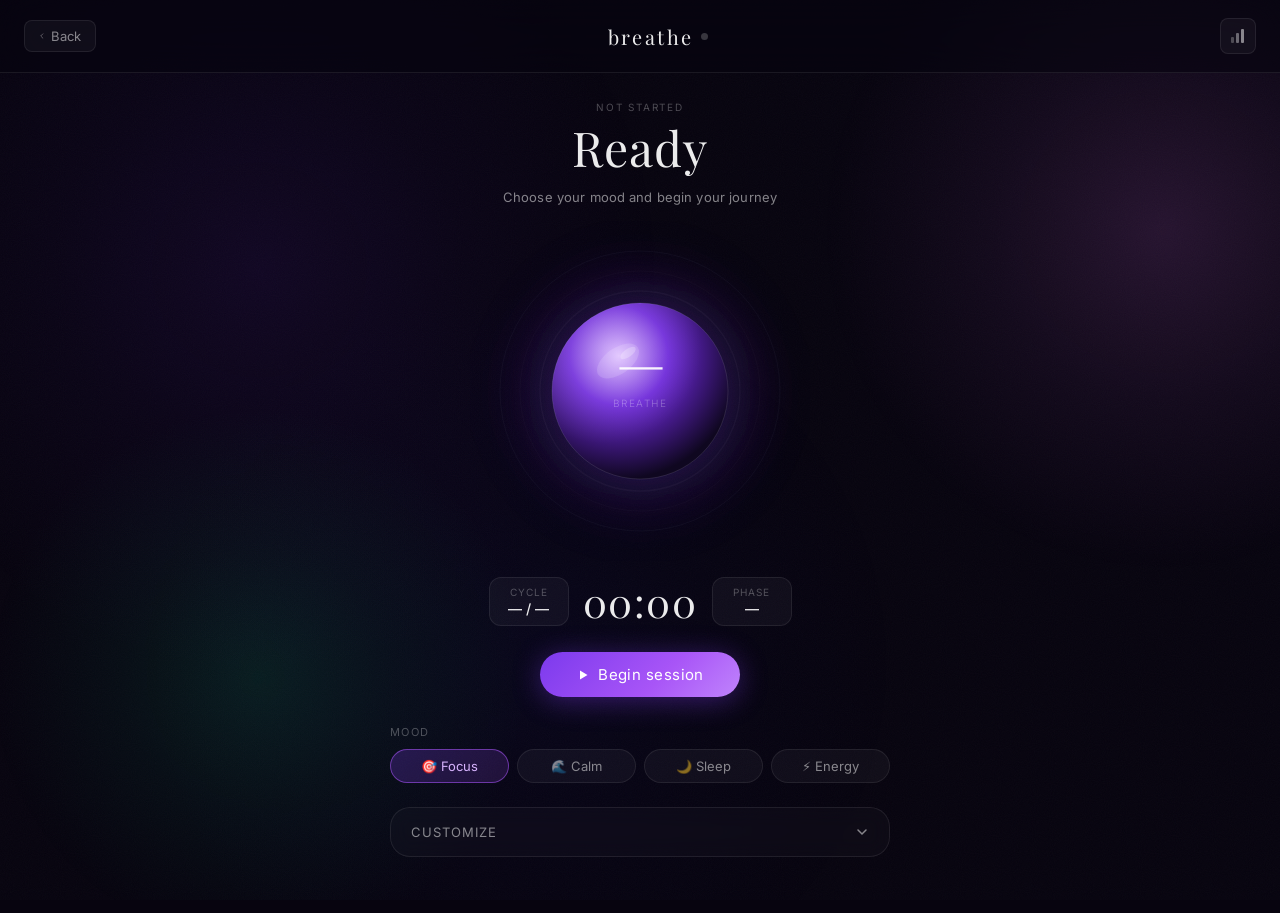
<file: triangle breathing/index.html>
<!DOCTYPE html>
<html lang="en">
<head>
<meta charset="UTF-8">
<meta name="viewport" content="width=device-width, initial-scale=1.0">
<title>Breathe — Premium</title>
<link rel="preconnect" href="https://fonts.googleapis.com">
<link rel="preconnect" href="https://fonts.gstatic.com" crossorigin>
<link href="https://fonts.googleapis.com/css2?family=Playfair+Display:ital,wght@0,300;0,400;1,300&family=Inter:wght@300;400;500&display=swap" rel="stylesheet">
<link rel="stylesheet" href="style.css">
</head>
<body>

<canvas id="auroraCanvas"></canvas>
<div class="noise-overlay"></div>

<div class="page">

  <header class="header">
    <button class="back-btn" onclick="history.back()">
      <svg width="14" height="14" viewBox="0 0 14 14" fill="none">
        <path d="M9 2L4 7L9 12" stroke="currentColor" stroke-width="1.5" stroke-linecap="round" stroke-linejoin="round"/>
      </svg>
      Back
    </button>
    <div class="header-center">
      <div class="header-title">breathe</div>
      <div class="status-dot" id="statusDot"></div>
    </div>
    <button class="icon-btn" onclick="toggleStats()">
      <svg width="16" height="16" viewBox="0 0 16 16" fill="none">
        <rect x="1" y="9" width="3" height="6" rx="1" fill="currentColor" opacity="0.5"/>
        <rect x="6" y="5" width="3" height="10" rx="1" fill="currentColor" opacity="0.75"/>
        <rect x="11" y="1" width="3" height="14" rx="1" fill="currentColor"/>
      </svg>
    </button>
  </header>

  <div class="stats-overlay hidden" id="statsOverlay" onclick="closeStatsIfOutside(event)">
    <div class="stats-card">
      <div class="stats-hd">Session</div>
      <div class="stats-grid-4">
        <div class="sitem"><div class="sval" id="sTotalBreaths">0</div><div class="slbl">Breaths</div></div>
        <div class="sitem"><div class="sval" id="sTotalTime">0:00</div><div class="slbl">Time</div></div>
        <div class="sitem"><div class="sval" id="sCalmScore">—</div><div class="slbl">Calm score</div></div>
        <div class="sitem"><div class="sval" id="sBreathRate">—</div><div class="slbl">Breath/min</div></div>
      </div>
      <div class="history-label">Cycle history</div>
      <div class="history-bars" id="historyBars"></div>
      <button class="close-stats-btn" onclick="toggleStats()">Close</button>
    </div>
  </div>

  <main class="main">

    <div class="phase-section">
      <div class="phase-eyebrow" id="phaseEyebrow">not started</div>
      <h1 class="phase-name" id="phaseName">Ready</h1>
      <p class="phase-sub" id="phaseSub">Choose your mood and begin your journey</p>
    </div>

    <div class="orb-stage" id="orbStage">
      <canvas class="particle-canvas" id="particleCanvas" width="400" height="400"></canvas>
      <svg class="orb-svg" id="orbSvg" viewBox="0 0 320 320">
        <defs>
          <radialGradient id="orbGrad" cx="38%" cy="30%" r="70%" fx="38%" fy="30%">
            <stop offset="0%" stop-color="#d8b4fe" id="gs1"/>
            <stop offset="40%" stop-color="#7c3aed" id="gs2"/>
            <stop offset="100%" stop-color="#0f0720" id="gs3"/>
          </radialGradient>
          <radialGradient id="glowGrad" cx="50%" cy="50%" r="50%">
            <stop offset="0%" stop-color="#7c3aed" stop-opacity="0.5" id="gg1"/>
            <stop offset="100%" stop-color="#7c3aed" stop-opacity="0"/>
          </radialGradient>
          <linearGradient id="loaderGrad" x1="0%" y1="0%" x2="100%" y2="100%">
            <stop offset="0%" stop-color="#f0abfc" id="lg1"/>
            <stop offset="100%" stop-color="#818cf8" id="lg2"/>
          </linearGradient>
          <radialGradient id="shimGrad" cx="30%" cy="25%" r="55%">
            <stop offset="0%" stop-color="rgba(255,255,255,0.20)"/>
            <stop offset="100%" stop-color="rgba(255,255,255,0)"/>
          </radialGradient>
          <filter id="bigBlur"><feGaussianBlur stdDeviation="24"/></filter>
        </defs>

        <circle cx="160" cy="160" r="120" fill="url(#glowGrad)" filter="url(#bigBlur)" id="glowHalo"/>
        <circle cx="160" cy="160" r="140" fill="none" stroke="rgba(255,255,255,0.03)" stroke-width="1"/>
        <circle cx="160" cy="160" r="120" fill="none" stroke="rgba(255,255,255,0.04)" stroke-width="0.5"/>
        <circle cx="160" cy="160" r="100" fill="none" stroke="rgba(255,255,255,0.06)" stroke-width="1.5" id="trackRing"/>
        <circle cx="160" cy="160" r="100"
          fill="none" stroke="url(#loaderGrad)" stroke-width="4"
          stroke-dasharray="628.3" stroke-dashoffset="628.3"
          stroke-linecap="round" transform="rotate(-90 160 160)" id="loaderRing"/>
        <circle cx="160" cy="60" r="6" fill="#f0abfc" opacity="0" id="loaderDot"/>
        <circle cx="160" cy="160" r="88" fill="url(#orbGrad)" id="mainOrb"/>
        <circle cx="160" cy="160" r="88" fill="url(#shimGrad)"/>
        <circle cx="160" cy="160" r="88" fill="none" stroke="rgba(255,255,255,0.10)" stroke-width="1"/>
        <ellipse cx="138" cy="130" rx="24" ry="13" fill="rgba(255,255,255,0.14)" transform="rotate(-35,138,130)"/>
        <ellipse cx="148" cy="122" rx="9" ry="4" fill="rgba(255,255,255,0.24)" transform="rotate(-35,148,122)"/>
        <text x="160" y="153" text-anchor="middle" class="orb-num" id="orbNum">—</text>
        <text x="160" y="176" text-anchor="middle" class="orb-unit" id="orbUnit">breathe</text>
      </svg>
    </div>

    <div class="timer-row">
      <div class="mini-pill">
        <div class="mini-pill-lbl">Cycle</div>
        <div class="mini-pill-val" id="cycleVal">— / —</div>
      </div>
      <div class="big-timer" id="sessionTimer">00:00</div>
      <div class="mini-pill">
        <div class="mini-pill-lbl">Phase</div>
        <div class="mini-pill-val" id="phaseShort">—</div>
      </div>
    </div>

    <div class="controls-row">
      <button class="ctrl-stop" id="stopBtn" onclick="stopBreathing()" style="display:none" title="End">
        <svg width="14" height="14" viewBox="0 0 14 14" fill="none">
          <rect x="2" y="2" width="10" height="10" rx="2" fill="currentColor"/>
        </svg>
      </button>
      <button class="ctrl-start" id="startBtn" onclick="startBreathing()">
        <svg width="14" height="14" viewBox="0 0 14 14" fill="none">
          <path d="M4 2.5L11.5 7L4 11.5V2.5Z" fill="currentColor"/>
        </svg>
        Begin session
      </button>
      <button class="ctrl-pause hidden" id="pauseBtn" onclick="togglePause()" title="Pause">
        <svg width="14" height="14" viewBox="0 0 14 14" fill="none" id="pauseIcon">
          <rect x="2" y="1.5" width="3.5" height="11" rx="1.5" fill="currentColor"/>
          <rect x="8.5" y="1.5" width="3.5" height="11" rx="1.5" fill="currentColor"/>
        </svg>
      </button>
    </div>

    <div class="section-label">Mood</div>
    <div class="mood-row">
      <button class="mood-chip active" onclick="setMood('focus',this)">🎯 Focus</button>
      <button class="mood-chip" onclick="setMood('calm',this)">🌊 Calm</button>
      <button class="mood-chip" onclick="setMood('sleep',this)">🌙 Sleep</button>
      <button class="mood-chip" onclick="setMood('energy',this)">⚡ Energy</button>
    </div>

    <div class="settings-panel">
      <button class="panel-hd" onclick="togglePanel()">
        <span>Customize</span>
        <svg id="chevron" width="14" height="14" viewBox="0 0 14 14" fill="none">
          <path d="M3 5L7 9L11 5" stroke="currentColor" stroke-width="1.5" stroke-linecap="round"/>
        </svg>
      </button>
      <div class="panel-body" id="panelBody" style="display:none">

        <div class="sliders-grid">
          <div class="sblock">
            <label>Inhale <b id="inLabel">4s</b></label>
            <input type="range" id="inDur" min="1" max="15" value="4" oninput="syncLabel('inDur','inLabel')">
          </div>
          <div class="sblock">
            <label>Hold in <b id="h1Label">4s</b></label>
            <input type="range" id="h1Dur" min="0" max="15" value="4" oninput="syncLabel('h1Dur','h1Label')">
          </div>
          <div class="sblock">
            <label>Exhale <b id="exLabel">4s</b></label>
            <input type="range" id="exDur" min="1" max="15" value="4" oninput="syncLabel('exDur','exLabel')">
          </div>
          <div class="sblock">
            <label>Hold out <b id="h2Label">4s</b></label>
            <input type="range" id="h2Dur" min="0" max="15" value="0" oninput="syncLabel('h2Dur','h2Label')">
          </div>
          <div class="sblock full">
            <label>Cycles <b id="cycLabel">5</b></label>
            <input type="range" id="cycleCount" min="1" max="30" value="5" oninput="syncLabel('cycleCount','cycLabel',true)">
          </div>
        </div>

        <div class="divider"></div>

        <div class="row-opt">
          <span class="opt-label">Voice guide</span>
          <div class="tog-wrap" onclick="toggleVoice()">
            <div class="tog-track on" id="voiceTrack"><div class="tog-thumb"></div></div>
            <span id="voiceLabel">On</span>
          </div>
        </div>

        <div class="row-opt">
          <span class="opt-label">Haptic pulse</span>
          <div class="tog-wrap" onclick="toggleHaptic()">
            <div class="tog-track" id="hapticTrack"><div class="tog-thumb"></div></div>
            <span id="hapticLabel">Off</span>
          </div>
        </div>

        <div class="divider"></div>

        <div class="opt-label" style="margin-bottom:10px">Background sound</div>
        <div class="sound-grid">
          <button class="sound-tile active" onclick="setSound('none',this)"><span>🔇</span><span>None</span></button>
          <button class="sound-tile" onclick="setSound('rain',this)"><span>🌧</span><span>Rain</span></button>
          <button class="sound-tile" onclick="setSound('ocean',this)"><span>🌊</span><span>Ocean</span></button>
          <button class="sound-tile" onclick="setSound('forest',this)"><span>🌲</span><span>Forest</span></button>
          <button class="sound-tile" onclick="setSound('fire',this)"><span>🔥</span><span>Fire</span></button>
          <button class="sound-tile" onclick="setSound('space',this)"><span>🪐</span><span>Space</span></button>
        </div>

        <div class="divider"></div>

        <div class="row-opt">
          <span class="opt-label">Volume</span>
          <input type="range" id="volSlider" min="0" max="100" value="50" style="flex:1;max-width:140px" oninput="setVolume(this.value)">
        </div>

      </div>
    </div>

  </main>
</div>

<script src="script.js"></script>
</body>
</html>
</file>
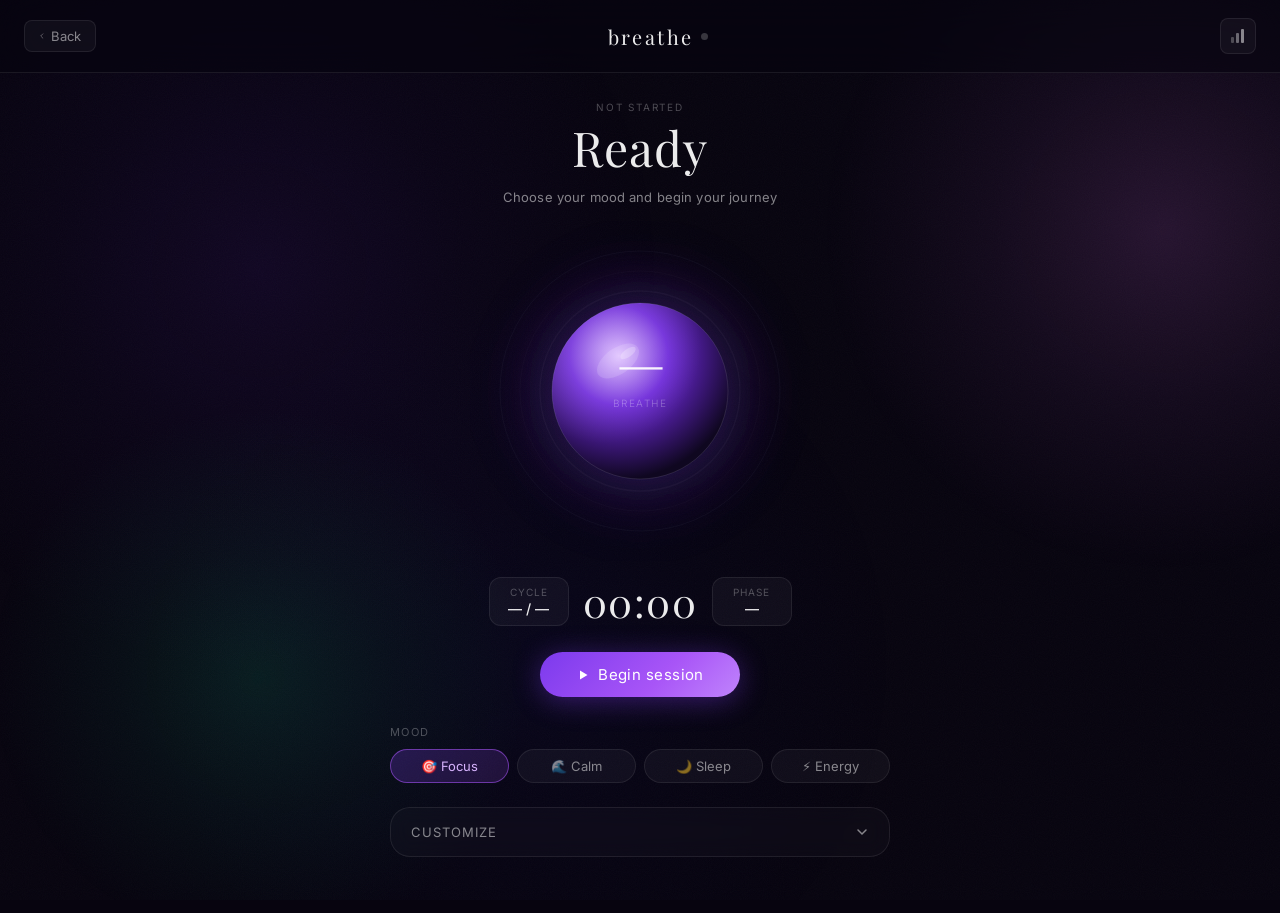
<file: wimholf page/index.html>
<!DOCTYPE html>
<html lang="en">
<head>
<meta charset="UTF-8">
<meta name="viewport" content="width=device-width, initial-scale=1.0">
<title>Breathe — Premium</title>
<link rel="preconnect" href="https://fonts.googleapis.com">
<link rel="preconnect" href="https://fonts.gstatic.com" crossorigin>
<link href="https://fonts.googleapis.com/css2?family=Playfair+Display:ital,wght@0,300;0,400;1,300&family=Inter:wght@300;400;500&display=swap" rel="stylesheet">
<link rel="stylesheet" href="style.css">
</head>
<body>

<canvas id="auroraCanvas"></canvas>
<div class="noise-overlay"></div>

<div class="page">

  <header class="header">
    <button class="back-btn" onclick="history.back()">
      <svg width="14" height="14" viewBox="0 0 14 14" fill="none">
        <path d="M9 2L4 7L9 12" stroke="currentColor" stroke-width="1.5" stroke-linecap="round" stroke-linejoin="round"/>
      </svg>
      Back
    </button>
    <div class="header-center">
      <div class="header-title">breathe</div>
      <div class="status-dot" id="statusDot"></div>
    </div>
    <button class="icon-btn" onclick="toggleStats()">
      <svg width="16" height="16" viewBox="0 0 16 16" fill="none">
        <rect x="1" y="9" width="3" height="6" rx="1" fill="currentColor" opacity="0.5"/>
        <rect x="6" y="5" width="3" height="10" rx="1" fill="currentColor" opacity="0.75"/>
        <rect x="11" y="1" width="3" height="14" rx="1" fill="currentColor"/>
      </svg>
    </button>
  </header>

  <div class="stats-overlay hidden" id="statsOverlay" onclick="closeStatsIfOutside(event)">
    <div class="stats-card">
      <div class="stats-hd">Session</div>
      <div class="stats-grid-4">
        <div class="sitem"><div class="sval" id="sTotalBreaths">0</div><div class="slbl">Breaths</div></div>
        <div class="sitem"><div class="sval" id="sTotalTime">0:00</div><div class="slbl">Time</div></div>
        <div class="sitem"><div class="sval" id="sCalmScore">—</div><div class="slbl">Calm score</div></div>
        <div class="sitem"><div class="sval" id="sBreathRate">—</div><div class="slbl">Breath/min</div></div>
      </div>
      <div class="history-label">Cycle history</div>
      <div class="history-bars" id="historyBars"></div>
      <button class="close-stats-btn" onclick="toggleStats()">Close</button>
    </div>
  </div>

  <main class="main">

    <div class="phase-section">
      <div class="phase-eyebrow" id="phaseEyebrow">not started</div>
      <h1 class="phase-name" id="phaseName">Ready</h1>
      <p class="phase-sub" id="phaseSub">Choose your mood and begin your journey</p>
    </div>

    <div class="orb-stage" id="orbStage">
      <canvas class="particle-canvas" id="particleCanvas" width="400" height="400"></canvas>
      <svg class="orb-svg" id="orbSvg" viewBox="0 0 320 320">
        <defs>
          <radialGradient id="orbGrad" cx="38%" cy="30%" r="70%" fx="38%" fy="30%">
            <stop offset="0%" stop-color="#d8b4fe" id="gs1"/>
            <stop offset="40%" stop-color="#7c3aed" id="gs2"/>
            <stop offset="100%" stop-color="#0f0720" id="gs3"/>
          </radialGradient>
          <radialGradient id="glowGrad" cx="50%" cy="50%" r="50%">
            <stop offset="0%" stop-color="#7c3aed" stop-opacity="0.5" id="gg1"/>
            <stop offset="100%" stop-color="#7c3aed" stop-opacity="0"/>
          </radialGradient>
          <linearGradient id="loaderGrad" x1="0%" y1="0%" x2="100%" y2="100%">
            <stop offset="0%" stop-color="#f0abfc" id="lg1"/>
            <stop offset="100%" stop-color="#818cf8" id="lg2"/>
          </linearGradient>
          <radialGradient id="shimGrad" cx="30%" cy="25%" r="55%">
            <stop offset="0%" stop-color="rgba(255,255,255,0.20)"/>
            <stop offset="100%" stop-color="rgba(255,255,255,0)"/>
          </radialGradient>
          <filter id="bigBlur"><feGaussianBlur stdDeviation="24"/></filter>
        </defs>

        <circle cx="160" cy="160" r="120" fill="url(#glowGrad)" filter="url(#bigBlur)" id="glowHalo"/>
        <circle cx="160" cy="160" r="140" fill="none" stroke="rgba(255,255,255,0.03)" stroke-width="1"/>
        <circle cx="160" cy="160" r="120" fill="none" stroke="rgba(255,255,255,0.04)" stroke-width="0.5"/>
        <circle cx="160" cy="160" r="100" fill="none" stroke="rgba(255,255,255,0.06)" stroke-width="1.5" id="trackRing"/>
        <circle cx="160" cy="160" r="100"
          fill="none" stroke="url(#loaderGrad)" stroke-width="4"
          stroke-dasharray="628.3" stroke-dashoffset="628.3"
          stroke-linecap="round" transform="rotate(-90 160 160)" id="loaderRing"/>
        <circle cx="160" cy="60" r="6" fill="#f0abfc" opacity="0" id="loaderDot"/>
        <circle cx="160" cy="160" r="88" fill="url(#orbGrad)" id="mainOrb"/>
        <circle cx="160" cy="160" r="88" fill="url(#shimGrad)"/>
        <circle cx="160" cy="160" r="88" fill="none" stroke="rgba(255,255,255,0.10)" stroke-width="1"/>
        <ellipse cx="138" cy="130" rx="24" ry="13" fill="rgba(255,255,255,0.14)" transform="rotate(-35,138,130)"/>
        <ellipse cx="148" cy="122" rx="9" ry="4" fill="rgba(255,255,255,0.24)" transform="rotate(-35,148,122)"/>
        <text x="160" y="153" text-anchor="middle" class="orb-num" id="orbNum">—</text>
        <text x="160" y="176" text-anchor="middle" class="orb-unit" id="orbUnit">breathe</text>
      </svg>
    </div>

    <div class="timer-row">
      <div class="mini-pill">
        <div class="mini-pill-lbl">Cycle</div>
        <div class="mini-pill-val" id="cycleVal">— / —</div>
      </div>
      <div class="big-timer" id="sessionTimer">00:00</div>
      <div class="mini-pill">
        <div class="mini-pill-lbl">Phase</div>
        <div class="mini-pill-val" id="phaseShort">—</div>
      </div>
    </div>

    <div class="controls-row">
      <button class="ctrl-stop" id="stopBtn" onclick="stopBreathing()" style="display:none" title="End">
        <svg width="14" height="14" viewBox="0 0 14 14" fill="none">
          <rect x="2" y="2" width="10" height="10" rx="2" fill="currentColor"/>
        </svg>
      </button>
      <button class="ctrl-start" id="startBtn" onclick="startBreathing()">
        <svg width="14" height="14" viewBox="0 0 14 14" fill="none">
          <path d="M4 2.5L11.5 7L4 11.5V2.5Z" fill="currentColor"/>
        </svg>
        Begin session
      </button>
      <button class="ctrl-pause hidden" id="pauseBtn" onclick="togglePause()" title="Pause">
        <svg width="14" height="14" viewBox="0 0 14 14" fill="none" id="pauseIcon">
          <rect x="2" y="1.5" width="3.5" height="11" rx="1.5" fill="currentColor"/>
          <rect x="8.5" y="1.5" width="3.5" height="11" rx="1.5" fill="currentColor"/>
        </svg>
      </button>
    </div>

    <div class="section-label">Mood</div>
    <div class="mood-row">
      <button class="mood-chip active" onclick="setMood('focus',this)">🎯 Focus</button>
      <button class="mood-chip" onclick="setMood('calm',this)">🌊 Calm</button>
      <button class="mood-chip" onclick="setMood('sleep',this)">🌙 Sleep</button>
      <button class="mood-chip" onclick="setMood('energy',this)">⚡ Energy</button>
    </div>

    <div class="settings-panel">
      <button class="panel-hd" onclick="togglePanel()">
        <span>Customize</span>
        <svg id="chevron" width="14" height="14" viewBox="0 0 14 14" fill="none">
          <path d="M3 5L7 9L11 5" stroke="currentColor" stroke-width="1.5" stroke-linecap="round"/>
        </svg>
      </button>
      <div class="panel-body" id="panelBody" style="display:none">

        <div class="sliders-grid">
          <div class="sblock">
            <label>Inhale <b id="inLabel">4s</b></label>
            <input type="range" id="inDur" min="1" max="15" value="2" oninput="syncLabel('inDur','inLabel')">
          </div>
          <div class="sblock">
            <label>Hold in <b id="h1Label">4s</b></label>
            <input type="range" id="h1Dur" min="0" max="15" value="0" oninput="syncLabel('h1Dur','h1Label')">
          </div>
          <div class="sblock">
            <label>Exhale <b id="exLabel">4s</b></label>
            <input type="range" id="exDur" min="1" max="15" value="2" oninput="syncLabel('exDur','exLabel')">
          </div>
          <div class="sblock">
            <label>Hold out <b id="h2Label">4s</b></label>
            <input type="range" id="h2Dur" min="0" max="15" value="0" oninput="syncLabel('h2Dur','h2Label')">
          </div>
          <div class="sblock full">
            <label>Cycles <b id="cycLabel">5</b></label>
            <input type="range" id="cycleCount" min="1" max="30" value="5" oninput="syncLabel('cycleCount','cycLabel',true)">
          </div>
        </div>

        <div class="divider"></div>

        <div class="row-opt">
          <span class="opt-label">Voice guide</span>
          <div class="tog-wrap" onclick="toggleVoice()">
            <div class="tog-track on" id="voiceTrack"><div class="tog-thumb"></div></div>
            <span id="voiceLabel">On</span>
          </div>
        </div>

        <div class="row-opt">
          <span class="opt-label">Haptic pulse</span>
          <div class="tog-wrap" onclick="toggleHaptic()">
            <div class="tog-track" id="hapticTrack"><div class="tog-thumb"></div></div>
            <span id="hapticLabel">Off</span>
          </div>
        </div>

        <div class="divider"></div>

        <div class="opt-label" style="margin-bottom:10px">Background sound</div>
        <div class="sound-grid">
          <button class="sound-tile active" onclick="setSound('none',this)"><span>🔇</span><span>None</span></button>
          <button class="sound-tile" onclick="setSound('rain',this)"><span>🌧</span><span>Rain</span></button>
          <button class="sound-tile" onclick="setSound('ocean',this)"><span>🌊</span><span>Ocean</span></button>
          <button class="sound-tile" onclick="setSound('forest',this)"><span>🌲</span><span>Forest</span></button>
          <button class="sound-tile" onclick="setSound('fire',this)"><span>🔥</span><span>Fire</span></button>
          <button class="sound-tile" onclick="setSound('space',this)"><span>🪐</span><span>Space</span></button>
        </div>

        <div class="divider"></div>

        <div class="row-opt">
          <span class="opt-label">Volume</span>
          <input type="range" id="volSlider" min="0" max="100" value="50" style="flex:1;max-width:140px" oninput="setVolume(this.value)">
        </div>

      </div>
    </div>

  </main>
</div>

<script src="script.js"></script>
</body>
</html>
</file>
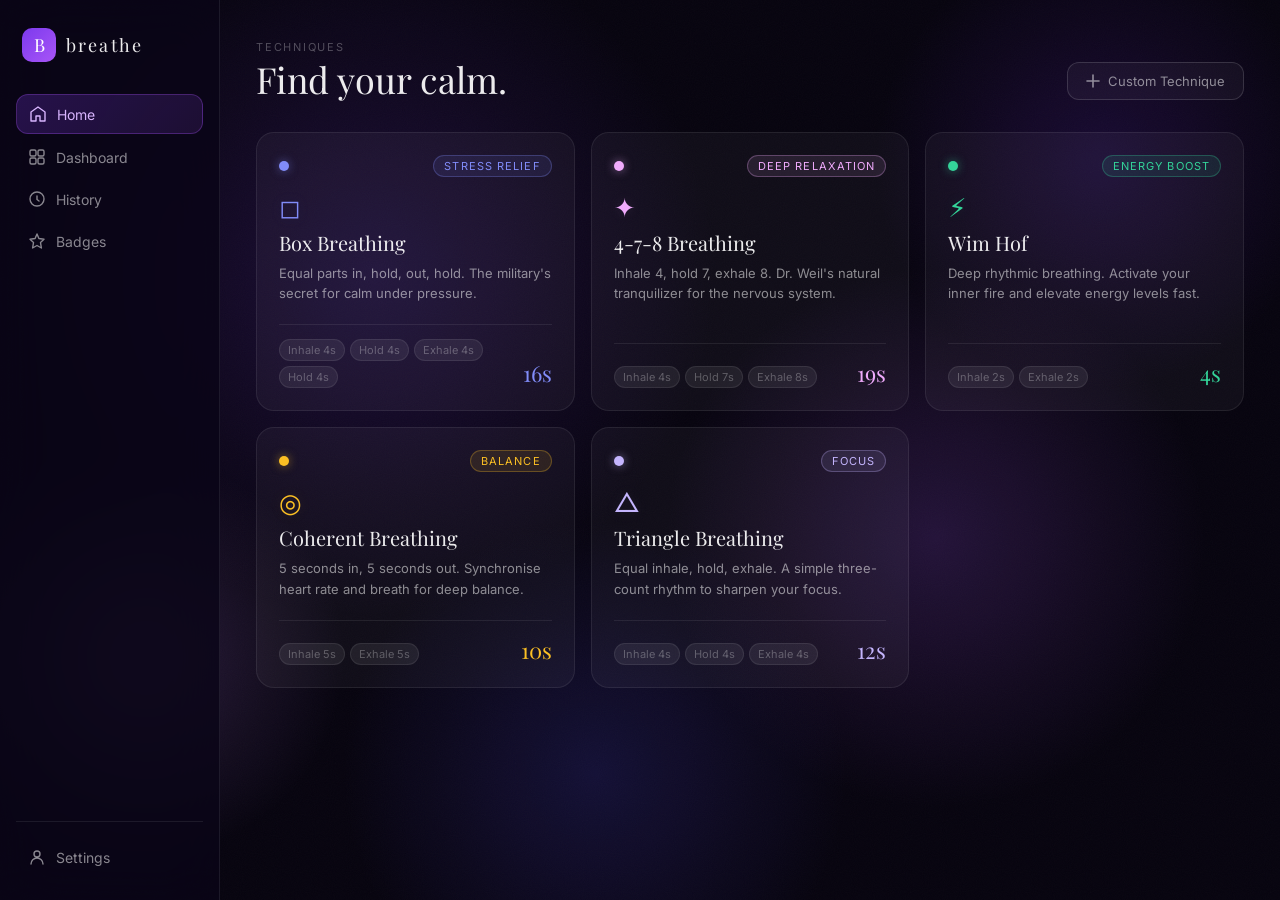
<file: 1home page/home.html>
<!DOCTYPE html>
<html lang="en">
<head>
<meta charset="UTF-8">
<meta name="viewport" content="width=device-width, initial-scale=1.0">
<title>Home — Breathe</title>
<link rel="preconnect" href="https://fonts.googleapis.com">
<link rel="preconnect" href="https://fonts.gstatic.com" crossorigin>
<link href="https://fonts.googleapis.com/css2?family=Playfair+Display:ital,wght@0,300;0,400;1,300&family=Inter:wght@300;400;500;600&display=swap" rel="stylesheet">
<link rel="stylesheet" href="style.css">
</head>
<body>

<canvas id="auroraCanvas"></canvas>
<div class="noise"></div>

<div class="layout">

  <!-- SIDEBAR -->
  <aside class="sidebar" id="sidebar">
    <div class="sidebar-logo">
      <span class="logo-mark">B</span>
      <span class="logo-text">breathe</span>
    </div>
    <nav class="sidebar-nav">
      <a href="#" class="nav-item active">
        <svg width="18" height="18" viewBox="0 0 18 18" fill="none"><path d="M2 7L9 2L16 7V16H11V11H7V16H2V7Z" stroke="currentColor" stroke-width="1.4" stroke-linejoin="round"/></svg>
        <span>Home</span>
      </a>
      <a href="../zzdashboard/dashboard.html" class="nav-item">
        <svg width="18" height="18" viewBox="0 0 18 18" fill="none"><rect x="2" y="2" width="6" height="6" rx="1.5" stroke="currentColor" stroke-width="1.4"/><rect x="10" y="2" width="6" height="6" rx="1.5" stroke="currentColor" stroke-width="1.4"/><rect x="2" y="10" width="6" height="6" rx="1.5" stroke="currentColor" stroke-width="1.4"/><rect x="10" y="10" width="6" height="6" rx="1.5" stroke="currentColor" stroke-width="1.4"/></svg>
        <span>Dashboard</span>
      </a>
      <a href="#" class="nav-item">
        <svg width="18" height="18" viewBox="0 0 18 18" fill="none"><circle cx="9" cy="9" r="7" stroke="currentColor" stroke-width="1.4"/><path d="M9 6V9.5L11 11" stroke="currentColor" stroke-width="1.4" stroke-linecap="round"/></svg>
        <span>History</span>
      </a>
      <a href="#" class="nav-item">
        <svg width="18" height="18" viewBox="0 0 18 18" fill="none"><path d="M9 2L10.9 6.5L16 7.3L12.5 10.6L13.4 16L9 13.5L4.6 16L5.5 10.6L2 7.3L7.1 6.5L9 2Z" stroke="currentColor" stroke-width="1.4" stroke-linejoin="round"/></svg>
        <span>Badges</span>
      </a>
    </nav>
    <div class="sidebar-bottom">
      <a href="#" class="nav-item">
        <svg width="18" height="18" viewBox="0 0 18 18" fill="none"><circle cx="9" cy="6" r="3" stroke="currentColor" stroke-width="1.4"/><path d="M3 16c0-3.3 2.7-6 6-6s6 2.7 6 6" stroke="currentColor" stroke-width="1.4" stroke-linecap="round"/></svg>
        <span>Settings</span>
      </a>
    </div>
  </aside>

  <!-- MOBILE TOPBAR -->
  <div class="mobile-bar">
    <button class="ham" onclick="document.getElementById('sidebar').classList.toggle('open')">
      <span></span><span></span><span></span>
    </button>
    <span class="mobile-title">breathe</span>
    <div style="width:40px"></div>
  </div>

  <!-- MAIN CONTENT -->
  <div class="content">

    <div class="page-head">
      <div>
        <div class="section-eyebrow">Techniques</div>
        <h1 class="section-title">Find your calm.</h1>
      </div>
      <a href="../custom page/index.html" class="custom-btn">
        <svg width="14" height="14" viewBox="0 0 14 14" fill="none"><path d="M7 1V13M1 7H13" stroke="currentColor" stroke-width="1.6" stroke-linecap="round"/></svg>
        Custom Technique
      </a>
    </div>

    <!-- TECHNIQUE CARDS -->
    <div class="card-grid">

      <a href="../box page/index.html" class="tech-card" style="--accent:#818cf8;--accent-bg:rgba(129,140,248,0.10);--accent-border:rgba(129,140,248,0.28);">
        <div class="card-glow"></div>
        <div class="card-top">
          <div class="card-dot" style="background:#818cf8;box-shadow:0 0 10px rgba(129,140,248,0.5)"></div>
          <div class="card-tag">Stress Relief</div>
        </div>
        <div class="card-body">
          <div class="card-icon">◻</div>
          <h3 class="card-name">Box Breathing</h3>
          <p class="card-desc">Equal parts in, hold, out, hold. The military's secret for calm under pressure.</p>
        </div>
        <div class="card-footer">
          <div class="card-steps">
            <span>Inhale 4s</span>
            <span>Hold 4s</span>
            <span>Exhale 4s</span>
            <span>Hold 4s</span>
          </div>
          <div class="card-duration">16s</div>
        </div>
      </a>

      <a href="../478 page/index.html" class="tech-card" style="--accent:#f0abfc;--accent-bg:rgba(240,171,252,0.10);--accent-border:rgba(240,171,252,0.28);">
        <div class="card-glow"></div>
        <div class="card-top">
          <div class="card-dot" style="background:#f0abfc;box-shadow:0 0 10px rgba(240,171,252,0.5)"></div>
          <div class="card-tag">Deep Relaxation</div>
        </div>
        <div class="card-body">
          <div class="card-icon">✦</div>
          <h3 class="card-name">4-7-8 Breathing</h3>
          <p class="card-desc">Inhale 4, hold 7, exhale 8. Dr. Weil's natural tranquilizer for the nervous system.</p>
        </div>
        <div class="card-footer">
          <div class="card-steps">
            <span>Inhale 4s</span>
            <span>Hold 7s</span>
            <span>Exhale 8s</span>
          </div>
          <div class="card-duration">19s</div>
        </div>
      </a>

      <a href="../wimholf page/index.html" class="tech-card" style="--accent:#34d399;--accent-bg:rgba(52,211,153,0.10);--accent-border:rgba(52,211,153,0.28);">
        <div class="card-glow"></div>
        <div class="card-top">
          <div class="card-dot" style="background:#34d399;box-shadow:0 0 10px rgba(52,211,153,0.5)"></div>
          <div class="card-tag">Energy Boost</div>
        </div>
        <div class="card-body">
          <div class="card-icon">⚡</div>
          <h3 class="card-name">Wim Hof</h3>
          <p class="card-desc">Deep rhythmic breathing. Activate your inner fire and elevate energy levels fast.</p>
        </div>
        <div class="card-footer">
          <div class="card-steps">
            <span>Inhale 2s</span>
            <span>Exhale 2s</span>
          </div>
          <div class="card-duration">4s</div>
        </div>
      </a>

      <a href="../coherent breathing/index.html" class="tech-card" style="--accent:#fbbf24;--accent-bg:rgba(251,191,36,0.10);--accent-border:rgba(251,191,36,0.28);">
        <div class="card-glow"></div>
        <div class="card-top">
          <div class="card-dot" style="background:#fbbf24;box-shadow:0 0 10px rgba(251,191,36,0.5)"></div>
          <div class="card-tag">Balance</div>
        </div>
        <div class="card-body">
          <div class="card-icon">◎</div>
          <h3 class="card-name">Coherent Breathing</h3>
          <p class="card-desc">5 seconds in, 5 seconds out. Synchronise heart rate and breath for deep balance.</p>
        </div>
        <div class="card-footer">
          <div class="card-steps">
            <span>Inhale 5s</span>
            <span>Exhale 5s</span>
          </div>
          <div class="card-duration">10s</div>
        </div>
      </a>

      <a href="../triangle breathing/index.html" class="tech-card" style="--accent:#c4b5fd;--accent-bg:rgba(196,181,253,0.10);--accent-border:rgba(196,181,253,0.28);">
        <div class="card-glow"></div>
        <div class="card-top">
          <div class="card-dot" style="background:#c4b5fd;box-shadow:0 0 10px rgba(196,181,253,0.5)"></div>
          <div class="card-tag">Focus</div>
        </div>
        <div class="card-body">
          <div class="card-icon">△</div>
          <h3 class="card-name">Triangle Breathing</h3>
          <p class="card-desc">Equal inhale, hold, exhale. A simple three-count rhythm to sharpen your focus.</p>
        </div>
        <div class="card-footer">
          <div class="card-steps">
            <span>Inhale 4s</span>
            <span>Hold 4s</span>
            <span>Exhale 4s</span>
          </div>
          <div class="card-duration">12s</div>
        </div>
      </a>

    </div>
    <!-- end card-grid -->

  </div>
  <!-- end content -->

</div>
<!-- end layout -->

<script src="script.js"></script>
</body>
</html>
</file>
<file: 478 page/style.css>
*,*::before,*::after{box-sizing:border-box;margin:0;padding:0}

:root{
  --p1:#d8b4fe;--p2:#a855f7;--p3:#7c3aed;--p4:#4c1d95;
  --blue:#818cf8;--pink:#f0abfc;--teal:#34d399;
  --bg:#07040f;
  --glass:rgba(255,255,255,0.04);
  --glass2:rgba(255,255,255,0.07);
  --border:rgba(255,255,255,0.08);
  --border2:rgba(255,255,255,0.14);
  --txt:rgba(255,255,255,0.92);
  --txt2:rgba(255,255,255,0.50);
  --txt3:rgba(255,255,255,0.28);
  --font-serif:'Playfair Display',Georgia,serif;
  --font-sans:'Inter',system-ui,sans-serif;
}

html,body{min-height:100%;background:var(--bg);color:var(--txt);font-family:var(--font-sans);overflow-x:hidden}

/* ── AURORA CANVAS ── */
#auroraCanvas{
  position:fixed;inset:0;width:100%;height:100%;z-index:0;pointer-events:none;
}
.noise-overlay{
  position:fixed;inset:0;z-index:1;pointer-events:none;opacity:0.032;
  background-image:url("data:image/svg+xml,%3Csvg viewBox='0 0 200 200' xmlns='http://www.w3.org/2000/svg'%3E%3Cfilter id='n'%3E%3CfeTurbulence type='fractalNoise' baseFrequency='0.85' numOctaves='4' stitchTiles='stitch'/%3E%3C/filter%3E%3Crect width='100%25' height='100%25' filter='url(%23n)'/%3E%3C/svg%3E");
  background-size:180px;
}

/* ── LAYOUT ── */
.page{position:relative;z-index:2;min-height:100vh;display:flex;flex-direction:column}
.main{flex:1;display:flex;flex-direction:column;align-items:center;padding:28px 20px 56px;max-width:540px;margin:0 auto;width:100%}

/* ── HEADER ── */
.header{
  display:flex;align-items:center;justify-content:space-between;
  padding:18px 24px;border-bottom:0.5px solid var(--border);
  backdrop-filter:blur(20px);-webkit-backdrop-filter:blur(20px);
  background:rgba(7,4,15,0.55);position:sticky;top:0;z-index:20;
}
.back-btn{
  display:flex;align-items:center;gap:6px;background:var(--glass);
  border:0.5px solid var(--border);color:var(--txt2);
  border-radius:8px;padding:7px 14px;font-size:13px;font-family:var(--font-sans);
  cursor:pointer;transition:all .2s;width:72px;
}
.back-btn:hover{background:var(--glass2);color:var(--txt);border-color:var(--border2)}
.header-center{display:flex;align-items:center;gap:8px}
.header-title{font-family:var(--font-serif);font-size:20px;font-weight:300;letter-spacing:.12em;color:var(--txt)}
.status-dot{
  width:7px;height:7px;border-radius:50%;background:rgba(255,255,255,0.2);
  transition:background .4s,box-shadow .4s;
}
.status-dot.active{background:#34d399;box-shadow:0 0 8px #34d39988}
.status-dot.paused{background:#fbbf24;box-shadow:0 0 8px #fbbf2488}
.icon-btn{
  background:var(--glass);border:0.5px solid var(--border);color:var(--txt2);
  border-radius:8px;width:36px;height:36px;display:flex;align-items:center;
  justify-content:center;cursor:pointer;transition:all .2s;
}
.icon-btn:hover{background:var(--glass2);color:var(--txt)}

/* ── STATS OVERLAY ── */
.stats-overlay{
  position:fixed;inset:0;z-index:50;background:rgba(7,4,15,.75);
  backdrop-filter:blur(12px);display:flex;align-items:center;justify-content:center;
  padding:20px;
}
.stats-overlay.hidden{display:none}
.stats-card{
  background:rgba(20,12,40,.9);border:0.5px solid var(--border2);
  border-radius:24px;padding:28px;width:100%;max-width:360px;
}
.stats-hd{font-family:var(--font-serif);font-size:22px;font-weight:300;margin-bottom:20px;color:var(--txt)}
.stats-grid-4{display:grid;grid-template-columns:1fr 1fr;gap:12px;margin-bottom:20px}
.sitem{background:var(--glass);border:0.5px solid var(--border);border-radius:14px;padding:14px;text-align:center}
.sval{font-family:var(--font-serif);font-size:28px;font-weight:300;color:var(--txt)}
.slbl{font-size:11px;color:var(--txt3);margin-top:3px;text-transform:uppercase;letter-spacing:.08em}
.history-label{font-size:12px;color:var(--txt3);text-transform:uppercase;letter-spacing:.08em;margin-bottom:10px}
.history-bars{display:flex;gap:4px;align-items:flex-end;height:40px;margin-bottom:20px}
.history-bar{flex:1;border-radius:3px;min-height:6px;background:linear-gradient(180deg,var(--p2),var(--p4));opacity:.7;transition:opacity .3s}
.close-stats-btn{
  width:100%;background:var(--glass2);border:0.5px solid var(--border);color:var(--txt2);
  border-radius:12px;padding:10px;font-size:14px;cursor:pointer;transition:all .2s;
  font-family:var(--font-sans);
}
.close-stats-btn:hover{background:rgba(255,255,255,0.1);color:var(--txt)}

/* ── PHASE SECTION ── */
.phase-section{text-align:center;margin-bottom:24px;width:100%}
.phase-eyebrow{
  font-size:10px;text-transform:uppercase;letter-spacing:.18em;color:var(--txt3);
  margin-bottom:8px;transition:color .5s;
}
.phase-name{
  font-family:var(--font-serif);font-size:48px;font-weight:300;letter-spacing:.02em;
  color:var(--txt);margin-bottom:8px;min-height:60px;line-height:1.1;
  transition:color .6s;
}
.phase-name.inhale{color:#d8b4fe}
.phase-name.holdIn{color:#f0abfc}
.phase-name.exhale{color:#93c5fd}
.phase-name.holdOut{color:#6ee7b7}
.phase-name.done{color:#34d399}
.phase-sub{font-size:13px;color:var(--txt2);letter-spacing:.01em;min-height:18px;transition:opacity .4s}

/* ── ORB STAGE ── */
.orb-stage{
  position:relative;width:320px;height:320px;margin-bottom:24px;flex-shrink:0;
  display:flex;align-items:center;justify-content:center;
}
.particle-canvas{
  position:absolute;inset:-40px;width:calc(100% + 80px);height:calc(100% + 80px);
  pointer-events:none;
}
.orb-svg{
  width:320px;height:320px;overflow:visible;position:relative;z-index:2;
  filter:drop-shadow(0 0 32px rgba(124,58,237,.22));
  transition:filter .7s;
}
.orb-svg.g-inhale{filter:drop-shadow(0 0 50px rgba(216,180,254,.3))}
.orb-svg.g-holdIn{filter:drop-shadow(0 0 50px rgba(240,171,252,.4))}
.orb-svg.g-exhale{filter:drop-shadow(0 0 40px rgba(147,197,253,.3))}
.orb-svg.g-holdOut{filter:drop-shadow(0 0 40px rgba(110,231,183,.35))}
.orb-svg.g-done{filter:drop-shadow(0 0 70px rgba(52,211,153,.55))}
.orb-num{
  font-family:var(--font-serif);font-size:58px;font-weight:300;
  fill:rgba(255,255,255,.92);letter-spacing:-1px;
}
.orb-unit{
  font-family:var(--font-sans);font-size:10px;font-weight:300;
  fill:rgba(255,255,255,.32);letter-spacing:.15em;text-transform:uppercase;
}

/* ── TIMER ROW ── */
.timer-row{
  display:flex;align-items:center;gap:14px;margin-bottom:24px;width:100%;
  justify-content:center;
}
.mini-pill{
  background:var(--glass);border:0.5px solid var(--border);border-radius:12px;
  padding:8px 16px;text-align:center;min-width:80px;
}
.mini-pill-lbl{font-size:10px;color:var(--txt3);text-transform:uppercase;letter-spacing:.1em;margin-bottom:2px}
.mini-pill-val{font-size:14px;font-weight:500;color:var(--txt)}
.big-timer{
  font-family:var(--font-serif);font-size:40px;font-weight:300;color:var(--txt);
  letter-spacing:.04em;min-width:100px;text-align:center;transition:color .4s;
}
.big-timer.paused{color:var(--txt3)}

/* ── CONTROLS ── */
.controls-row{display:flex;align-items:center;gap:10px;margin-bottom:28px;flex-wrap:wrap;justify-content:center}

.ctrl-start{
  display:flex;align-items:center;gap:8px;
  background:linear-gradient(135deg,#7c3aed,#a855f7 60%,#c084fc);
  border:none;color:#fff;border-radius:50px;padding:13px 36px;
  font-size:15px;font-family:var(--font-sans);font-weight:400;letter-spacing:.03em;
  cursor:pointer;transition:all .25s;
  box-shadow:0 4px 28px rgba(124,58,237,.40),0 0 0 0 rgba(168,85,247,0);
}
.ctrl-start:hover{transform:translateY(-2px);box-shadow:0 8px 36px rgba(124,58,237,.55),0 0 0 6px rgba(168,85,247,.08)}
.ctrl-start:active{transform:scale(.97)}
.ctrl-start:disabled{opacity:.35;cursor:not-allowed;transform:none;box-shadow:none}

.ctrl-stop,.ctrl-pause{
  width:44px;height:44px;border-radius:50%;border:0.5px solid var(--border2);
  background:var(--glass);color:var(--txt2);cursor:pointer;
  display:flex;align-items:center;justify-content:center;
  transition:all .2s;
}
.ctrl-stop:hover{background:rgba(239,68,68,.15);border-color:rgba(239,68,68,.4);color:#fca5a5}
.ctrl-pause:hover{background:var(--glass2);color:var(--txt)}
.ctrl-pause.paused-state{background:rgba(124,58,237,.2);border-color:rgba(168,85,247,.5);color:#c4b5fd}

.hidden{display:none!important}

/* ── MOOD ROW ── */
.section-label{font-size:11px;color:var(--txt3);text-transform:uppercase;letter-spacing:.12em;margin-bottom:10px;width:100%}
.mood-row{display:flex;gap:8px;margin-bottom:24px;width:100%;flex-wrap:wrap}
.mood-chip{
  background:var(--glass);border:0.5px solid var(--border);color:var(--txt2);
  border-radius:20px;padding:8px 18px;font-size:13px;font-family:var(--font-sans);
  cursor:pointer;transition:all .2s;flex:1;min-width:80px;
}
.mood-chip:hover{background:var(--glass2);border-color:var(--border2);color:var(--txt)}
.mood-chip.active{
  background:linear-gradient(135deg,rgba(124,58,237,.25),rgba(168,85,247,.15));
  border-color:rgba(168,85,247,.55);color:#d8b4fe;
}

/* ── SETTINGS PANEL ── */
.settings-panel{
  width:100%;border:0.5px solid var(--border);border-radius:20px;
  overflow:hidden;backdrop-filter:blur(10px);
  background:rgba(255,255,255,0.025);
}
.panel-hd{
  width:100%;display:flex;align-items:center;justify-content:space-between;
  padding:16px 20px;background:transparent;border:none;
  color:var(--txt2);font-size:13px;font-family:var(--font-sans);cursor:pointer;
  transition:color .2s;text-transform:uppercase;letter-spacing:.08em;
}
.panel-hd:hover{color:var(--txt)}
#chevron{transition:transform .3s}
#chevron.open{transform:rotate(180deg)}
.panel-body{padding:0 20px 20px}

/* SLIDERS */
.sliders-grid{display:grid;grid-template-columns:1fr 1fr;gap:14px;margin-bottom:16px}
.sblock{display:flex;flex-direction:column;gap:7px}
.sblock.full{grid-column:1/-1}
.sblock label{font-size:11px;color:var(--txt3);text-transform:uppercase;letter-spacing:.08em;display:flex;align-items:center;justify-content:space-between}
.sblock label b{color:var(--p1);font-weight:400;letter-spacing:0}
input[type=range]{
  -webkit-appearance:none;width:100%;height:3px;border-radius:2px;
  background:rgba(255,255,255,0.1);outline:none;
}
input[type=range]::-webkit-slider-thumb{
  -webkit-appearance:none;width:16px;height:16px;border-radius:50%;
  background:linear-gradient(135deg,var(--p2),var(--p1));cursor:pointer;
  box-shadow:0 0 8px rgba(168,85,247,.5);transition:transform .15s;
}
input[type=range]::-webkit-slider-thumb:hover{transform:scale(1.2)}

/* TOGGLE */
.divider{height:.5px;background:var(--border);margin:14px 0}
.row-opt{display:flex;align-items:center;justify-content:space-between;margin-bottom:12px}
.opt-label{font-size:12px;color:var(--txt2);text-transform:uppercase;letter-spacing:.08em}
.tog-wrap{display:flex;align-items:center;gap:8px;cursor:pointer;font-size:12px;color:var(--txt3)}
.tog-track{
  width:38px;height:21px;border-radius:11px;background:rgba(255,255,255,.1);
  border:0.5px solid var(--border);position:relative;transition:background .2s;flex-shrink:0;
}
.tog-track.on{background:linear-gradient(135deg,var(--p3),var(--p2));border-color:transparent}
.tog-thumb{
  position:absolute;width:15px;height:15px;border-radius:50%;
  background:#fff;top:3px;left:3px;transition:left .2s;
  box-shadow:0 1px 4px rgba(0,0,0,.3);
}
.tog-track.on .tog-thumb{left:20px}

/* SOUND GRID */
.sound-grid{display:grid;grid-template-columns:repeat(3,1fr);gap:8px;margin-bottom:4px}
.sound-tile{
  background:var(--glass);border:0.5px solid var(--border);border-radius:14px;
  padding:10px 6px;display:flex;flex-direction:column;align-items:center;gap:5px;
  cursor:pointer;transition:all .2s;color:var(--txt2);font-size:12px;
  font-family:var(--font-sans);
}
.sound-tile span:first-child{font-size:20px}
.sound-tile:hover{background:var(--glass2);border-color:var(--border2);color:var(--txt)}
.sound-tile.active{
  background:linear-gradient(135deg,rgba(124,58,237,.25),rgba(168,85,247,.15));
  border-color:rgba(168,85,247,.55);color:#d8b4fe;
}

/* ── RESPONSIVE ── */
@media(max-width:480px){
  .orb-stage{width:270px;height:270px}
  .orb-svg{width:270px;height:270px}
  .phase-name{font-size:38px}
  .big-timer{font-size:32px}
  .sliders-grid{grid-template-columns:1fr}
  .sblock.full{grid-column:1}
}
</file>
<file: box page/style.css>
*,*::before,*::after{box-sizing:border-box;margin:0;padding:0}

:root{
  --p1:#d8b4fe;--p2:#a855f7;--p3:#7c3aed;--p4:#4c1d95;
  --blue:#818cf8;--pink:#f0abfc;--teal:#34d399;
  --bg:#07040f;
  --glass:rgba(255,255,255,0.04);
  --glass2:rgba(255,255,255,0.07);
  --border:rgba(255,255,255,0.08);
  --border2:rgba(255,255,255,0.14);
  --txt:rgba(255,255,255,0.92);
  --txt2:rgba(255,255,255,0.50);
  --txt3:rgba(255,255,255,0.28);
  --font-serif:'Playfair Display',Georgia,serif;
  --font-sans:'Inter',system-ui,sans-serif;
}

html,body{min-height:100%;background:var(--bg);color:var(--txt);font-family:var(--font-sans);overflow-x:hidden}

/* ── AURORA CANVAS ── */
#auroraCanvas{
  position:fixed;inset:0;width:100%;height:100%;z-index:0;pointer-events:none;
}
.noise-overlay{
  position:fixed;inset:0;z-index:1;pointer-events:none;opacity:0.032;
  background-image:url("data:image/svg+xml,%3Csvg viewBox='0 0 200 200' xmlns='http://www.w3.org/2000/svg'%3E%3Cfilter id='n'%3E%3CfeTurbulence type='fractalNoise' baseFrequency='0.85' numOctaves='4' stitchTiles='stitch'/%3E%3C/filter%3E%3Crect width='100%25' height='100%25' filter='url(%23n)'/%3E%3C/svg%3E");
  background-size:180px;
}

/* ── LAYOUT ── */
.page{position:relative;z-index:2;min-height:100vh;display:flex;flex-direction:column}
.main{flex:1;display:flex;flex-direction:column;align-items:center;padding:28px 20px 56px;max-width:540px;margin:0 auto;width:100%}

/* ── HEADER ── */
.header{
  display:flex;align-items:center;justify-content:space-between;
  padding:18px 24px;border-bottom:0.5px solid var(--border);
  backdrop-filter:blur(20px);-webkit-backdrop-filter:blur(20px);
  background:rgba(7,4,15,0.55);position:sticky;top:0;z-index:20;
}
.back-btn{
  display:flex;align-items:center;gap:6px;background:var(--glass);
  border:0.5px solid var(--border);color:var(--txt2);
  border-radius:8px;padding:7px 14px;font-size:13px;font-family:var(--font-sans);
  cursor:pointer;transition:all .2s;width:72px;
}
.back-btn:hover{background:var(--glass2);color:var(--txt);border-color:var(--border2)}
.header-center{display:flex;align-items:center;gap:8px}
.header-title{font-family:var(--font-serif);font-size:20px;font-weight:300;letter-spacing:.12em;color:var(--txt)}
.status-dot{
  width:7px;height:7px;border-radius:50%;background:rgba(255,255,255,0.2);
  transition:background .4s,box-shadow .4s;
}
.status-dot.active{background:#34d399;box-shadow:0 0 8px #34d39988}
.status-dot.paused{background:#fbbf24;box-shadow:0 0 8px #fbbf2488}
.icon-btn{
  background:var(--glass);border:0.5px solid var(--border);color:var(--txt2);
  border-radius:8px;width:36px;height:36px;display:flex;align-items:center;
  justify-content:center;cursor:pointer;transition:all .2s;
}
.icon-btn:hover{background:var(--glass2);color:var(--txt)}

/* ── STATS OVERLAY ── */
.stats-overlay{
  position:fixed;inset:0;z-index:50;background:rgba(7,4,15,.75);
  backdrop-filter:blur(12px);display:flex;align-items:center;justify-content:center;
  padding:20px;
}
.stats-overlay.hidden{display:none}
.stats-card{
  background:rgba(20,12,40,.9);border:0.5px solid var(--border2);
  border-radius:24px;padding:28px;width:100%;max-width:360px;
}
.stats-hd{font-family:var(--font-serif);font-size:22px;font-weight:300;margin-bottom:20px;color:var(--txt)}
.stats-grid-4{display:grid;grid-template-columns:1fr 1fr;gap:12px;margin-bottom:20px}
.sitem{background:var(--glass);border:0.5px solid var(--border);border-radius:14px;padding:14px;text-align:center}
.sval{font-family:var(--font-serif);font-size:28px;font-weight:300;color:var(--txt)}
.slbl{font-size:11px;color:var(--txt3);margin-top:3px;text-transform:uppercase;letter-spacing:.08em}
.history-label{font-size:12px;color:var(--txt3);text-transform:uppercase;letter-spacing:.08em;margin-bottom:10px}
.history-bars{display:flex;gap:4px;align-items:flex-end;height:40px;margin-bottom:20px}
.history-bar{flex:1;border-radius:3px;min-height:6px;background:linear-gradient(180deg,var(--p2),var(--p4));opacity:.7;transition:opacity .3s}
.close-stats-btn{
  width:100%;background:var(--glass2);border:0.5px solid var(--border);color:var(--txt2);
  border-radius:12px;padding:10px;font-size:14px;cursor:pointer;transition:all .2s;
  font-family:var(--font-sans);
}
.close-stats-btn:hover{background:rgba(255,255,255,0.1);color:var(--txt)}

/* ── PHASE SECTION ── */
.phase-section{text-align:center;margin-bottom:24px;width:100%}
.phase-eyebrow{
  font-size:10px;text-transform:uppercase;letter-spacing:.18em;color:var(--txt3);
  margin-bottom:8px;transition:color .5s;
}
.phase-name{
  font-family:var(--font-serif);font-size:48px;font-weight:300;letter-spacing:.02em;
  color:var(--txt);margin-bottom:8px;min-height:60px;line-height:1.1;
  transition:color .6s;
}
.phase-name.inhale{color:#d8b4fe}
.phase-name.holdIn{color:#f0abfc}
.phase-name.exhale{color:#93c5fd}
.phase-name.holdOut{color:#6ee7b7}
.phase-name.done{color:#34d399}
.phase-sub{font-size:13px;color:var(--txt2);letter-spacing:.01em;min-height:18px;transition:opacity .4s}

/* ── ORB STAGE ── */
.orb-stage{
  position:relative;width:320px;height:320px;margin-bottom:24px;flex-shrink:0;
  display:flex;align-items:center;justify-content:center;
}
.particle-canvas{
  position:absolute;inset:-40px;width:calc(100% + 80px);height:calc(100% + 80px);
  pointer-events:none;
}
.orb-svg{
  width:320px;height:320px;overflow:visible;position:relative;z-index:2;
  filter:drop-shadow(0 0 32px rgba(124,58,237,.22));
  transition:filter .7s;
}
.orb-svg.g-inhale{filter:drop-shadow(0 0 50px rgba(216,180,254,.3))}
.orb-svg.g-holdIn{filter:drop-shadow(0 0 50px rgba(240,171,252,.4))}
.orb-svg.g-exhale{filter:drop-shadow(0 0 40px rgba(147,197,253,.3))}
.orb-svg.g-holdOut{filter:drop-shadow(0 0 40px rgba(110,231,183,.35))}
.orb-svg.g-done{filter:drop-shadow(0 0 70px rgba(52,211,153,.55))}
.orb-num{
  font-family:var(--font-serif);font-size:58px;font-weight:300;
  fill:rgba(255,255,255,.92);letter-spacing:-1px;
}
.orb-unit{
  font-family:var(--font-sans);font-size:10px;font-weight:300;
  fill:rgba(255,255,255,.32);letter-spacing:.15em;text-transform:uppercase;
}

/* ── TIMER ROW ── */
.timer-row{
  display:flex;align-items:center;gap:14px;margin-bottom:24px;width:100%;
  justify-content:center;
}
.mini-pill{
  background:var(--glass);border:0.5px solid var(--border);border-radius:12px;
  padding:8px 16px;text-align:center;min-width:80px;
}
.mini-pill-lbl{font-size:10px;color:var(--txt3);text-transform:uppercase;letter-spacing:.1em;margin-bottom:2px}
.mini-pill-val{font-size:14px;font-weight:500;color:var(--txt)}
.big-timer{
  font-family:var(--font-serif);font-size:40px;font-weight:300;color:var(--txt);
  letter-spacing:.04em;min-width:100px;text-align:center;transition:color .4s;
}
.big-timer.paused{color:var(--txt3)}

/* ── CONTROLS ── */
.controls-row{display:flex;align-items:center;gap:10px;margin-bottom:28px;flex-wrap:wrap;justify-content:center}

.ctrl-start{
  display:flex;align-items:center;gap:8px;
  background:linear-gradient(135deg,#7c3aed,#a855f7 60%,#c084fc);
  border:none;color:#fff;border-radius:50px;padding:13px 36px;
  font-size:15px;font-family:var(--font-sans);font-weight:400;letter-spacing:.03em;
  cursor:pointer;transition:all .25s;
  box-shadow:0 4px 28px rgba(124,58,237,.40),0 0 0 0 rgba(168,85,247,0);
}
.ctrl-start:hover{transform:translateY(-2px);box-shadow:0 8px 36px rgba(124,58,237,.55),0 0 0 6px rgba(168,85,247,.08)}
.ctrl-start:active{transform:scale(.97)}
.ctrl-start:disabled{opacity:.35;cursor:not-allowed;transform:none;box-shadow:none}

.ctrl-stop,.ctrl-pause{
  width:44px;height:44px;border-radius:50%;border:0.5px solid var(--border2);
  background:var(--glass);color:var(--txt2);cursor:pointer;
  display:flex;align-items:center;justify-content:center;
  transition:all .2s;
}
.ctrl-stop:hover{background:rgba(239,68,68,.15);border-color:rgba(239,68,68,.4);color:#fca5a5}
.ctrl-pause:hover{background:var(--glass2);color:var(--txt)}
.ctrl-pause.paused-state{background:rgba(124,58,237,.2);border-color:rgba(168,85,247,.5);color:#c4b5fd}

.hidden{display:none!important}

/* ── MOOD ROW ── */
.section-label{font-size:11px;color:var(--txt3);text-transform:uppercase;letter-spacing:.12em;margin-bottom:10px;width:100%}
.mood-row{display:flex;gap:8px;margin-bottom:24px;width:100%;flex-wrap:wrap}
.mood-chip{
  background:var(--glass);border:0.5px solid var(--border);color:var(--txt2);
  border-radius:20px;padding:8px 18px;font-size:13px;font-family:var(--font-sans);
  cursor:pointer;transition:all .2s;flex:1;min-width:80px;
}
.mood-chip:hover{background:var(--glass2);border-color:var(--border2);color:var(--txt)}
.mood-chip.active{
  background:linear-gradient(135deg,rgba(124,58,237,.25),rgba(168,85,247,.15));
  border-color:rgba(168,85,247,.55);color:#d8b4fe;
}

/* ── SETTINGS PANEL ── */
.settings-panel{
  width:100%;border:0.5px solid var(--border);border-radius:20px;
  overflow:hidden;backdrop-filter:blur(10px);
  background:rgba(255,255,255,0.025);
}
.panel-hd{
  width:100%;display:flex;align-items:center;justify-content:space-between;
  padding:16px 20px;background:transparent;border:none;
  color:var(--txt2);font-size:13px;font-family:var(--font-sans);cursor:pointer;
  transition:color .2s;text-transform:uppercase;letter-spacing:.08em;
}
.panel-hd:hover{color:var(--txt)}
#chevron{transition:transform .3s}
#chevron.open{transform:rotate(180deg)}
.panel-body{padding:0 20px 20px}

/* SLIDERS */
.sliders-grid{display:grid;grid-template-columns:1fr 1fr;gap:14px;margin-bottom:16px}
.sblock{display:flex;flex-direction:column;gap:7px}
.sblock.full{grid-column:1/-1}
.sblock label{font-size:11px;color:var(--txt3);text-transform:uppercase;letter-spacing:.08em;display:flex;align-items:center;justify-content:space-between}
.sblock label b{color:var(--p1);font-weight:400;letter-spacing:0}
input[type=range]{
  -webkit-appearance:none;width:100%;height:3px;border-radius:2px;
  background:rgba(255,255,255,0.1);outline:none;
}
input[type=range]::-webkit-slider-thumb{
  -webkit-appearance:none;width:16px;height:16px;border-radius:50%;
  background:linear-gradient(135deg,var(--p2),var(--p1));cursor:pointer;
  box-shadow:0 0 8px rgba(168,85,247,.5);transition:transform .15s;
}
input[type=range]::-webkit-slider-thumb:hover{transform:scale(1.2)}

/* TOGGLE */
.divider{height:.5px;background:var(--border);margin:14px 0}
.row-opt{display:flex;align-items:center;justify-content:space-between;margin-bottom:12px}
.opt-label{font-size:12px;color:var(--txt2);text-transform:uppercase;letter-spacing:.08em}
.tog-wrap{display:flex;align-items:center;gap:8px;cursor:pointer;font-size:12px;color:var(--txt3)}
.tog-track{
  width:38px;height:21px;border-radius:11px;background:rgba(255,255,255,.1);
  border:0.5px solid var(--border);position:relative;transition:background .2s;flex-shrink:0;
}
.tog-track.on{background:linear-gradient(135deg,var(--p3),var(--p2));border-color:transparent}
.tog-thumb{
  position:absolute;width:15px;height:15px;border-radius:50%;
  background:#fff;top:3px;left:3px;transition:left .2s;
  box-shadow:0 1px 4px rgba(0,0,0,.3);
}
.tog-track.on .tog-thumb{left:20px}

/* SOUND GRID */
.sound-grid{display:grid;grid-template-columns:repeat(3,1fr);gap:8px;margin-bottom:4px}
.sound-tile{
  background:var(--glass);border:0.5px solid var(--border);border-radius:14px;
  padding:10px 6px;display:flex;flex-direction:column;align-items:center;gap:5px;
  cursor:pointer;transition:all .2s;color:var(--txt2);font-size:12px;
  font-family:var(--font-sans);
}
.sound-tile span:first-child{font-size:20px}
.sound-tile:hover{background:var(--glass2);border-color:var(--border2);color:var(--txt)}
.sound-tile.active{
  background:linear-gradient(135deg,rgba(124,58,237,.25),rgba(168,85,247,.15));
  border-color:rgba(168,85,247,.55);color:#d8b4fe;
}

/* ── RESPONSIVE ── */
@media(max-width:480px){
  .orb-stage{width:270px;height:270px}
  .orb-svg{width:270px;height:270px}
  .phase-name{font-size:38px}
  .big-timer{font-size:32px}
  .sliders-grid{grid-template-columns:1fr}
  .sblock.full{grid-column:1}
}
</file>
<file: coherent breathing/style.css>
*,*::before,*::after{box-sizing:border-box;margin:0;padding:0}

:root{
  --p1:#d8b4fe;--p2:#a855f7;--p3:#7c3aed;--p4:#4c1d95;
  --blue:#818cf8;--pink:#f0abfc;--teal:#34d399;
  --bg:#07040f;
  --glass:rgba(255,255,255,0.04);
  --glass2:rgba(255,255,255,0.07);
  --border:rgba(255,255,255,0.08);
  --border2:rgba(255,255,255,0.14);
  --txt:rgba(255,255,255,0.92);
  --txt2:rgba(255,255,255,0.50);
  --txt3:rgba(255,255,255,0.28);
  --font-serif:'Playfair Display',Georgia,serif;
  --font-sans:'Inter',system-ui,sans-serif;
}

html,body{min-height:100%;background:var(--bg);color:var(--txt);font-family:var(--font-sans);overflow-x:hidden}

/* ── AURORA CANVAS ── */
#auroraCanvas{
  position:fixed;inset:0;width:100%;height:100%;z-index:0;pointer-events:none;
}
.noise-overlay{
  position:fixed;inset:0;z-index:1;pointer-events:none;opacity:0.032;
  background-image:url("data:image/svg+xml,%3Csvg viewBox='0 0 200 200' xmlns='http://www.w3.org/2000/svg'%3E%3Cfilter id='n'%3E%3CfeTurbulence type='fractalNoise' baseFrequency='0.85' numOctaves='4' stitchTiles='stitch'/%3E%3C/filter%3E%3Crect width='100%25' height='100%25' filter='url(%23n)'/%3E%3C/svg%3E");
  background-size:180px;
}

/* ── LAYOUT ── */
.page{position:relative;z-index:2;min-height:100vh;display:flex;flex-direction:column}
.main{flex:1;display:flex;flex-direction:column;align-items:center;padding:28px 20px 56px;max-width:540px;margin:0 auto;width:100%}

/* ── HEADER ── */
.header{
  display:flex;align-items:center;justify-content:space-between;
  padding:18px 24px;border-bottom:0.5px solid var(--border);
  backdrop-filter:blur(20px);-webkit-backdrop-filter:blur(20px);
  background:rgba(7,4,15,0.55);position:sticky;top:0;z-index:20;
}
.back-btn{
  display:flex;align-items:center;gap:6px;background:var(--glass);
  border:0.5px solid var(--border);color:var(--txt2);
  border-radius:8px;padding:7px 14px;font-size:13px;font-family:var(--font-sans);
  cursor:pointer;transition:all .2s;width:72px;
}
.back-btn:hover{background:var(--glass2);color:var(--txt);border-color:var(--border2)}
.header-center{display:flex;align-items:center;gap:8px}
.header-title{font-family:var(--font-serif);font-size:20px;font-weight:300;letter-spacing:.12em;color:var(--txt)}
.status-dot{
  width:7px;height:7px;border-radius:50%;background:rgba(255,255,255,0.2);
  transition:background .4s,box-shadow .4s;
}
.status-dot.active{background:#34d399;box-shadow:0 0 8px #34d39988}
.status-dot.paused{background:#fbbf24;box-shadow:0 0 8px #fbbf2488}
.icon-btn{
  background:var(--glass);border:0.5px solid var(--border);color:var(--txt2);
  border-radius:8px;width:36px;height:36px;display:flex;align-items:center;
  justify-content:center;cursor:pointer;transition:all .2s;
}
.icon-btn:hover{background:var(--glass2);color:var(--txt)}

/* ── STATS OVERLAY ── */
.stats-overlay{
  position:fixed;inset:0;z-index:50;background:rgba(7,4,15,.75);
  backdrop-filter:blur(12px);display:flex;align-items:center;justify-content:center;
  padding:20px;
}
.stats-overlay.hidden{display:none}
.stats-card{
  background:rgba(20,12,40,.9);border:0.5px solid var(--border2);
  border-radius:24px;padding:28px;width:100%;max-width:360px;
}
.stats-hd{font-family:var(--font-serif);font-size:22px;font-weight:300;margin-bottom:20px;color:var(--txt)}
.stats-grid-4{display:grid;grid-template-columns:1fr 1fr;gap:12px;margin-bottom:20px}
.sitem{background:var(--glass);border:0.5px solid var(--border);border-radius:14px;padding:14px;text-align:center}
.sval{font-family:var(--font-serif);font-size:28px;font-weight:300;color:var(--txt)}
.slbl{font-size:11px;color:var(--txt3);margin-top:3px;text-transform:uppercase;letter-spacing:.08em}
.history-label{font-size:12px;color:var(--txt3);text-transform:uppercase;letter-spacing:.08em;margin-bottom:10px}
.history-bars{display:flex;gap:4px;align-items:flex-end;height:40px;margin-bottom:20px}
.history-bar{flex:1;border-radius:3px;min-height:6px;background:linear-gradient(180deg,var(--p2),var(--p4));opacity:.7;transition:opacity .3s}
.close-stats-btn{
  width:100%;background:var(--glass2);border:0.5px solid var(--border);color:var(--txt2);
  border-radius:12px;padding:10px;font-size:14px;cursor:pointer;transition:all .2s;
  font-family:var(--font-sans);
}
.close-stats-btn:hover{background:rgba(255,255,255,0.1);color:var(--txt)}

/* ── PHASE SECTION ── */
.phase-section{text-align:center;margin-bottom:24px;width:100%}
.phase-eyebrow{
  font-size:10px;text-transform:uppercase;letter-spacing:.18em;color:var(--txt3);
  margin-bottom:8px;transition:color .5s;
}
.phase-name{
  font-family:var(--font-serif);font-size:48px;font-weight:300;letter-spacing:.02em;
  color:var(--txt);margin-bottom:8px;min-height:60px;line-height:1.1;
  transition:color .6s;
}
.phase-name.inhale{color:#d8b4fe}
.phase-name.holdIn{color:#f0abfc}
.phase-name.exhale{color:#93c5fd}
.phase-name.holdOut{color:#6ee7b7}
.phase-name.done{color:#34d399}
.phase-sub{font-size:13px;color:var(--txt2);letter-spacing:.01em;min-height:18px;transition:opacity .4s}

/* ── ORB STAGE ── */
.orb-stage{
  position:relative;width:320px;height:320px;margin-bottom:24px;flex-shrink:0;
  display:flex;align-items:center;justify-content:center;
}
.particle-canvas{
  position:absolute;inset:-40px;width:calc(100% + 80px);height:calc(100% + 80px);
  pointer-events:none;
}
.orb-svg{
  width:320px;height:320px;overflow:visible;position:relative;z-index:2;
  filter:drop-shadow(0 0 32px rgba(124,58,237,.22));
  transition:filter .7s;
}
.orb-svg.g-inhale{filter:drop-shadow(0 0 50px rgba(216,180,254,.3))}
.orb-svg.g-holdIn{filter:drop-shadow(0 0 50px rgba(240,171,252,.4))}
.orb-svg.g-exhale{filter:drop-shadow(0 0 40px rgba(147,197,253,.3))}
.orb-svg.g-holdOut{filter:drop-shadow(0 0 40px rgba(110,231,183,.35))}
.orb-svg.g-done{filter:drop-shadow(0 0 70px rgba(52,211,153,.55))}
.orb-num{
  font-family:var(--font-serif);font-size:58px;font-weight:300;
  fill:rgba(255,255,255,.92);letter-spacing:-1px;
}
.orb-unit{
  font-family:var(--font-sans);font-size:10px;font-weight:300;
  fill:rgba(255,255,255,.32);letter-spacing:.15em;text-transform:uppercase;
}

/* ── TIMER ROW ── */
.timer-row{
  display:flex;align-items:center;gap:14px;margin-bottom:24px;width:100%;
  justify-content:center;
}
.mini-pill{
  background:var(--glass);border:0.5px solid var(--border);border-radius:12px;
  padding:8px 16px;text-align:center;min-width:80px;
}
.mini-pill-lbl{font-size:10px;color:var(--txt3);text-transform:uppercase;letter-spacing:.1em;margin-bottom:2px}
.mini-pill-val{font-size:14px;font-weight:500;color:var(--txt)}
.big-timer{
  font-family:var(--font-serif);font-size:40px;font-weight:300;color:var(--txt);
  letter-spacing:.04em;min-width:100px;text-align:center;transition:color .4s;
}
.big-timer.paused{color:var(--txt3)}

/* ── CONTROLS ── */
.controls-row{display:flex;align-items:center;gap:10px;margin-bottom:28px;flex-wrap:wrap;justify-content:center}

.ctrl-start{
  display:flex;align-items:center;gap:8px;
  background:linear-gradient(135deg,#7c3aed,#a855f7 60%,#c084fc);
  border:none;color:#fff;border-radius:50px;padding:13px 36px;
  font-size:15px;font-family:var(--font-sans);font-weight:400;letter-spacing:.03em;
  cursor:pointer;transition:all .25s;
  box-shadow:0 4px 28px rgba(124,58,237,.40),0 0 0 0 rgba(168,85,247,0);
}
.ctrl-start:hover{transform:translateY(-2px);box-shadow:0 8px 36px rgba(124,58,237,.55),0 0 0 6px rgba(168,85,247,.08)}
.ctrl-start:active{transform:scale(.97)}
.ctrl-start:disabled{opacity:.35;cursor:not-allowed;transform:none;box-shadow:none}

.ctrl-stop,.ctrl-pause{
  width:44px;height:44px;border-radius:50%;border:0.5px solid var(--border2);
  background:var(--glass);color:var(--txt2);cursor:pointer;
  display:flex;align-items:center;justify-content:center;
  transition:all .2s;
}
.ctrl-stop:hover{background:rgba(239,68,68,.15);border-color:rgba(239,68,68,.4);color:#fca5a5}
.ctrl-pause:hover{background:var(--glass2);color:var(--txt)}
.ctrl-pause.paused-state{background:rgba(124,58,237,.2);border-color:rgba(168,85,247,.5);color:#c4b5fd}

.hidden{display:none!important}

/* ── MOOD ROW ── */
.section-label{font-size:11px;color:var(--txt3);text-transform:uppercase;letter-spacing:.12em;margin-bottom:10px;width:100%}
.mood-row{display:flex;gap:8px;margin-bottom:24px;width:100%;flex-wrap:wrap}
.mood-chip{
  background:var(--glass);border:0.5px solid var(--border);color:var(--txt2);
  border-radius:20px;padding:8px 18px;font-size:13px;font-family:var(--font-sans);
  cursor:pointer;transition:all .2s;flex:1;min-width:80px;
}
.mood-chip:hover{background:var(--glass2);border-color:var(--border2);color:var(--txt)}
.mood-chip.active{
  background:linear-gradient(135deg,rgba(124,58,237,.25),rgba(168,85,247,.15));
  border-color:rgba(168,85,247,.55);color:#d8b4fe;
}

/* ── SETTINGS PANEL ── */
.settings-panel{
  width:100%;border:0.5px solid var(--border);border-radius:20px;
  overflow:hidden;backdrop-filter:blur(10px);
  background:rgba(255,255,255,0.025);
}
.panel-hd{
  width:100%;display:flex;align-items:center;justify-content:space-between;
  padding:16px 20px;background:transparent;border:none;
  color:var(--txt2);font-size:13px;font-family:var(--font-sans);cursor:pointer;
  transition:color .2s;text-transform:uppercase;letter-spacing:.08em;
}
.panel-hd:hover{color:var(--txt)}
#chevron{transition:transform .3s}
#chevron.open{transform:rotate(180deg)}
.panel-body{padding:0 20px 20px}

/* SLIDERS */
.sliders-grid{display:grid;grid-template-columns:1fr 1fr;gap:14px;margin-bottom:16px}
.sblock{display:flex;flex-direction:column;gap:7px}
.sblock.full{grid-column:1/-1}
.sblock label{font-size:11px;color:var(--txt3);text-transform:uppercase;letter-spacing:.08em;display:flex;align-items:center;justify-content:space-between}
.sblock label b{color:var(--p1);font-weight:400;letter-spacing:0}
input[type=range]{
  -webkit-appearance:none;width:100%;height:3px;border-radius:2px;
  background:rgba(255,255,255,0.1);outline:none;
}
input[type=range]::-webkit-slider-thumb{
  -webkit-appearance:none;width:16px;height:16px;border-radius:50%;
  background:linear-gradient(135deg,var(--p2),var(--p1));cursor:pointer;
  box-shadow:0 0 8px rgba(168,85,247,.5);transition:transform .15s;
}
input[type=range]::-webkit-slider-thumb:hover{transform:scale(1.2)}

/* TOGGLE */
.divider{height:.5px;background:var(--border);margin:14px 0}
.row-opt{display:flex;align-items:center;justify-content:space-between;margin-bottom:12px}
.opt-label{font-size:12px;color:var(--txt2);text-transform:uppercase;letter-spacing:.08em}
.tog-wrap{display:flex;align-items:center;gap:8px;cursor:pointer;font-size:12px;color:var(--txt3)}
.tog-track{
  width:38px;height:21px;border-radius:11px;background:rgba(255,255,255,.1);
  border:0.5px solid var(--border);position:relative;transition:background .2s;flex-shrink:0;
}
.tog-track.on{background:linear-gradient(135deg,var(--p3),var(--p2));border-color:transparent}
.tog-thumb{
  position:absolute;width:15px;height:15px;border-radius:50%;
  background:#fff;top:3px;left:3px;transition:left .2s;
  box-shadow:0 1px 4px rgba(0,0,0,.3);
}
.tog-track.on .tog-thumb{left:20px}

/* SOUND GRID */
.sound-grid{display:grid;grid-template-columns:repeat(3,1fr);gap:8px;margin-bottom:4px}
.sound-tile{
  background:var(--glass);border:0.5px solid var(--border);border-radius:14px;
  padding:10px 6px;display:flex;flex-direction:column;align-items:center;gap:5px;
  cursor:pointer;transition:all .2s;color:var(--txt2);font-size:12px;
  font-family:var(--font-sans);
}
.sound-tile span:first-child{font-size:20px}
.sound-tile:hover{background:var(--glass2);border-color:var(--border2);color:var(--txt)}
.sound-tile.active{
  background:linear-gradient(135deg,rgba(124,58,237,.25),rgba(168,85,247,.15));
  border-color:rgba(168,85,247,.55);color:#d8b4fe;
}

/* ── RESPONSIVE ── */
@media(max-width:480px){
  .orb-stage{width:270px;height:270px}
  .orb-svg{width:270px;height:270px}
  .phase-name{font-size:38px}
  .big-timer{font-size:32px}
  .sliders-grid{grid-template-columns:1fr}
  .sblock.full{grid-column:1}
}
</file>
<file: custom page/style.css>
*,*::before,*::after{box-sizing:border-box;margin:0;padding:0}

:root{
  --p1:#d8b4fe;--p2:#a855f7;--p3:#7c3aed;--p4:#4c1d95;
  --blue:#818cf8;--pink:#f0abfc;--teal:#34d399;
  --bg:#07040f;
  --glass:rgba(255,255,255,0.04);
  --glass2:rgba(255,255,255,0.07);
  --border:rgba(255,255,255,0.08);
  --border2:rgba(255,255,255,0.14);
  --txt:rgba(255,255,255,0.92);
  --txt2:rgba(255,255,255,0.50);
  --txt3:rgba(255,255,255,0.28);
  --font-serif:'Playfair Display',Georgia,serif;
  --font-sans:'Inter',system-ui,sans-serif;
}

html,body{min-height:100%;background:var(--bg);color:var(--txt);font-family:var(--font-sans);overflow-x:hidden}

/* ── AURORA CANVAS ── */
#auroraCanvas{
  position:fixed;inset:0;width:100%;height:100%;z-index:0;pointer-events:none;
}
.noise-overlay{
  position:fixed;inset:0;z-index:1;pointer-events:none;opacity:0.032;
  background-image:url("data:image/svg+xml,%3Csvg viewBox='0 0 200 200' xmlns='http://www.w3.org/2000/svg'%3E%3Cfilter id='n'%3E%3CfeTurbulence type='fractalNoise' baseFrequency='0.85' numOctaves='4' stitchTiles='stitch'/%3E%3C/filter%3E%3Crect width='100%25' height='100%25' filter='url(%23n)'/%3E%3C/svg%3E");
  background-size:180px;
}

/* ── LAYOUT ── */
.page{position:relative;z-index:2;min-height:100vh;display:flex;flex-direction:column}
.main{flex:1;display:flex;flex-direction:column;align-items:center;padding:28px 20px 56px;max-width:540px;margin:0 auto;width:100%}

/* ── HEADER ── */
.header{
  display:flex;align-items:center;justify-content:space-between;
  padding:18px 24px;border-bottom:0.5px solid var(--border);
  backdrop-filter:blur(20px);-webkit-backdrop-filter:blur(20px);
  background:rgba(7,4,15,0.55);position:sticky;top:0;z-index:20;
}
.back-btn{
  display:flex;align-items:center;gap:6px;background:var(--glass);
  border:0.5px solid var(--border);color:var(--txt2);
  border-radius:8px;padding:7px 14px;font-size:13px;font-family:var(--font-sans);
  cursor:pointer;transition:all .2s;width:72px;
}
.back-btn:hover{background:var(--glass2);color:var(--txt);border-color:var(--border2)}
.header-center{display:flex;align-items:center;gap:8px}
.header-title{font-family:var(--font-serif);font-size:20px;font-weight:300;letter-spacing:.12em;color:var(--txt)}
.status-dot{
  width:7px;height:7px;border-radius:50%;background:rgba(255,255,255,0.2);
  transition:background .4s,box-shadow .4s;
}
.status-dot.active{background:#34d399;box-shadow:0 0 8px #34d39988}
.status-dot.paused{background:#fbbf24;box-shadow:0 0 8px #fbbf2488}
.icon-btn{
  background:var(--glass);border:0.5px solid var(--border);color:var(--txt2);
  border-radius:8px;width:36px;height:36px;display:flex;align-items:center;
  justify-content:center;cursor:pointer;transition:all .2s;
}
.icon-btn:hover{background:var(--glass2);color:var(--txt)}

/* ── STATS OVERLAY ── */
.stats-overlay{
  position:fixed;inset:0;z-index:50;background:rgba(7,4,15,.75);
  backdrop-filter:blur(12px);display:flex;align-items:center;justify-content:center;
  padding:20px;
}
.stats-overlay.hidden{display:none}
.stats-card{
  background:rgba(20,12,40,.9);border:0.5px solid var(--border2);
  border-radius:24px;padding:28px;width:100%;max-width:360px;
}
.stats-hd{font-family:var(--font-serif);font-size:22px;font-weight:300;margin-bottom:20px;color:var(--txt)}
.stats-grid-4{display:grid;grid-template-columns:1fr 1fr;gap:12px;margin-bottom:20px}
.sitem{background:var(--glass);border:0.5px solid var(--border);border-radius:14px;padding:14px;text-align:center}
.sval{font-family:var(--font-serif);font-size:28px;font-weight:300;color:var(--txt)}
.slbl{font-size:11px;color:var(--txt3);margin-top:3px;text-transform:uppercase;letter-spacing:.08em}
.history-label{font-size:12px;color:var(--txt3);text-transform:uppercase;letter-spacing:.08em;margin-bottom:10px}
.history-bars{display:flex;gap:4px;align-items:flex-end;height:40px;margin-bottom:20px}
.history-bar{flex:1;border-radius:3px;min-height:6px;background:linear-gradient(180deg,var(--p2),var(--p4));opacity:.7;transition:opacity .3s}
.close-stats-btn{
  width:100%;background:var(--glass2);border:0.5px solid var(--border);color:var(--txt2);
  border-radius:12px;padding:10px;font-size:14px;cursor:pointer;transition:all .2s;
  font-family:var(--font-sans);
}
.close-stats-btn:hover{background:rgba(255,255,255,0.1);color:var(--txt)}

/* ── PHASE SECTION ── */
.phase-section{text-align:center;margin-bottom:24px;width:100%}
.phase-eyebrow{
  font-size:10px;text-transform:uppercase;letter-spacing:.18em;color:var(--txt3);
  margin-bottom:8px;transition:color .5s;
}
.phase-name{
  font-family:var(--font-serif);font-size:48px;font-weight:300;letter-spacing:.02em;
  color:var(--txt);margin-bottom:8px;min-height:60px;line-height:1.1;
  transition:color .6s;
}
.phase-name.inhale{color:#d8b4fe}
.phase-name.holdIn{color:#f0abfc}
.phase-name.exhale{color:#93c5fd}
.phase-name.holdOut{color:#6ee7b7}
.phase-name.done{color:#34d399}
.phase-sub{font-size:13px;color:var(--txt2);letter-spacing:.01em;min-height:18px;transition:opacity .4s}

/* ── ORB STAGE ── */
.orb-stage{
  position:relative;width:320px;height:320px;margin-bottom:24px;flex-shrink:0;
  display:flex;align-items:center;justify-content:center;
}
.particle-canvas{
  position:absolute;inset:-40px;width:calc(100% + 80px);height:calc(100% + 80px);
  pointer-events:none;
}
.orb-svg{
  width:320px;height:320px;overflow:visible;position:relative;z-index:2;
  filter:drop-shadow(0 0 32px rgba(124,58,237,.22));
  transition:filter .7s;
}
.orb-svg.g-inhale{filter:drop-shadow(0 0 50px rgba(216,180,254,.3))}
.orb-svg.g-holdIn{filter:drop-shadow(0 0 50px rgba(240,171,252,.4))}
.orb-svg.g-exhale{filter:drop-shadow(0 0 40px rgba(147,197,253,.3))}
.orb-svg.g-holdOut{filter:drop-shadow(0 0 40px rgba(110,231,183,.35))}
.orb-svg.g-done{filter:drop-shadow(0 0 70px rgba(52,211,153,.55))}
.orb-num{
  font-family:var(--font-serif);font-size:58px;font-weight:300;
  fill:rgba(255,255,255,.92);letter-spacing:-1px;
}
.orb-unit{
  font-family:var(--font-sans);font-size:10px;font-weight:300;
  fill:rgba(255,255,255,.32);letter-spacing:.15em;text-transform:uppercase;
}

/* ── TIMER ROW ── */
.timer-row{
  display:flex;align-items:center;gap:14px;margin-bottom:24px;width:100%;
  justify-content:center;
}
.mini-pill{
  background:var(--glass);border:0.5px solid var(--border);border-radius:12px;
  padding:8px 16px;text-align:center;min-width:80px;
}
.mini-pill-lbl{font-size:10px;color:var(--txt3);text-transform:uppercase;letter-spacing:.1em;margin-bottom:2px}
.mini-pill-val{font-size:14px;font-weight:500;color:var(--txt)}
.big-timer{
  font-family:var(--font-serif);font-size:40px;font-weight:300;color:var(--txt);
  letter-spacing:.04em;min-width:100px;text-align:center;transition:color .4s;
}
.big-timer.paused{color:var(--txt3)}

/* ── CONTROLS ── */
.controls-row{display:flex;align-items:center;gap:10px;margin-bottom:28px;flex-wrap:wrap;justify-content:center}

.ctrl-start{
  display:flex;align-items:center;gap:8px;
  background:linear-gradient(135deg,#7c3aed,#a855f7 60%,#c084fc);
  border:none;color:#fff;border-radius:50px;padding:13px 36px;
  font-size:15px;font-family:var(--font-sans);font-weight:400;letter-spacing:.03em;
  cursor:pointer;transition:all .25s;
  box-shadow:0 4px 28px rgba(124,58,237,.40),0 0 0 0 rgba(168,85,247,0);
}
.ctrl-start:hover{transform:translateY(-2px);box-shadow:0 8px 36px rgba(124,58,237,.55),0 0 0 6px rgba(168,85,247,.08)}
.ctrl-start:active{transform:scale(.97)}
.ctrl-start:disabled{opacity:.35;cursor:not-allowed;transform:none;box-shadow:none}

.ctrl-stop,.ctrl-pause{
  width:44px;height:44px;border-radius:50%;border:0.5px solid var(--border2);
  background:var(--glass);color:var(--txt2);cursor:pointer;
  display:flex;align-items:center;justify-content:center;
  transition:all .2s;
}
.ctrl-stop:hover{background:rgba(239,68,68,.15);border-color:rgba(239,68,68,.4);color:#fca5a5}
.ctrl-pause:hover{background:var(--glass2);color:var(--txt)}
.ctrl-pause.paused-state{background:rgba(124,58,237,.2);border-color:rgba(168,85,247,.5);color:#c4b5fd}

.hidden{display:none!important}

/* ── MOOD ROW ── */
.section-label{font-size:11px;color:var(--txt3);text-transform:uppercase;letter-spacing:.12em;margin-bottom:10px;width:100%}
.mood-row{display:flex;gap:8px;margin-bottom:24px;width:100%;flex-wrap:wrap}
.mood-chip{
  background:var(--glass);border:0.5px solid var(--border);color:var(--txt2);
  border-radius:20px;padding:8px 18px;font-size:13px;font-family:var(--font-sans);
  cursor:pointer;transition:all .2s;flex:1;min-width:80px;
}
.mood-chip:hover{background:var(--glass2);border-color:var(--border2);color:var(--txt)}
.mood-chip.active{
  background:linear-gradient(135deg,rgba(124,58,237,.25),rgba(168,85,247,.15));
  border-color:rgba(168,85,247,.55);color:#d8b4fe;
}

/* ── SETTINGS PANEL ── */
.settings-panel{
  width:100%;border:0.5px solid var(--border);border-radius:20px;
  overflow:hidden;backdrop-filter:blur(10px);
  background:rgba(255,255,255,0.025);
}
.panel-hd{
  width:100%;display:flex;align-items:center;justify-content:space-between;
  padding:16px 20px;background:transparent;border:none;
  color:var(--txt2);font-size:13px;font-family:var(--font-sans);cursor:pointer;
  transition:color .2s;text-transform:uppercase;letter-spacing:.08em;
}
.panel-hd:hover{color:var(--txt)}
#chevron{transition:transform .3s}
#chevron.open{transform:rotate(180deg)}
.panel-body{padding:0 20px 20px}

/* SLIDERS */
.sliders-grid{display:grid;grid-template-columns:1fr 1fr;gap:14px;margin-bottom:16px}
.sblock{display:flex;flex-direction:column;gap:7px}
.sblock.full{grid-column:1/-1}
.sblock label{font-size:11px;color:var(--txt3);text-transform:uppercase;letter-spacing:.08em;display:flex;align-items:center;justify-content:space-between}
.sblock label b{color:var(--p1);font-weight:400;letter-spacing:0}
input[type=range]{
  -webkit-appearance:none;width:100%;height:3px;border-radius:2px;
  background:rgba(255,255,255,0.1);outline:none;
}
input[type=range]::-webkit-slider-thumb{
  -webkit-appearance:none;width:16px;height:16px;border-radius:50%;
  background:linear-gradient(135deg,var(--p2),var(--p1));cursor:pointer;
  box-shadow:0 0 8px rgba(168,85,247,.5);transition:transform .15s;
}
input[type=range]::-webkit-slider-thumb:hover{transform:scale(1.2)}

/* TOGGLE */
.divider{height:.5px;background:var(--border);margin:14px 0}
.row-opt{display:flex;align-items:center;justify-content:space-between;margin-bottom:12px}
.opt-label{font-size:12px;color:var(--txt2);text-transform:uppercase;letter-spacing:.08em}
.tog-wrap{display:flex;align-items:center;gap:8px;cursor:pointer;font-size:12px;color:var(--txt3)}
.tog-track{
  width:38px;height:21px;border-radius:11px;background:rgba(255,255,255,.1);
  border:0.5px solid var(--border);position:relative;transition:background .2s;flex-shrink:0;
}
.tog-track.on{background:linear-gradient(135deg,var(--p3),var(--p2));border-color:transparent}
.tog-thumb{
  position:absolute;width:15px;height:15px;border-radius:50%;
  background:#fff;top:3px;left:3px;transition:left .2s;
  box-shadow:0 1px 4px rgba(0,0,0,.3);
}
.tog-track.on .tog-thumb{left:20px}

/* SOUND GRID */
.sound-grid{display:grid;grid-template-columns:repeat(3,1fr);gap:8px;margin-bottom:4px}
.sound-tile{
  background:var(--glass);border:0.5px solid var(--border);border-radius:14px;
  padding:10px 6px;display:flex;flex-direction:column;align-items:center;gap:5px;
  cursor:pointer;transition:all .2s;color:var(--txt2);font-size:12px;
  font-family:var(--font-sans);
}
.sound-tile span:first-child{font-size:20px}
.sound-tile:hover{background:var(--glass2);border-color:var(--border2);color:var(--txt)}
.sound-tile.active{
  background:linear-gradient(135deg,rgba(124,58,237,.25),rgba(168,85,247,.15));
  border-color:rgba(168,85,247,.55);color:#d8b4fe;
}

/* ── RESPONSIVE ── */
@media(max-width:480px){
  .orb-stage{width:270px;height:270px}
  .orb-svg{width:270px;height:270px}
  .phase-name{font-size:38px}
  .big-timer{font-size:32px}
  .sliders-grid{grid-template-columns:1fr}
  .sblock.full{grid-column:1}
}
</file>
<file: triangle breathing/style.css>
*,*::before,*::after{box-sizing:border-box;margin:0;padding:0}

:root{
  --p1:#d8b4fe;--p2:#a855f7;--p3:#7c3aed;--p4:#4c1d95;
  --blue:#818cf8;--pink:#f0abfc;--teal:#34d399;
  --bg:#07040f;
  --glass:rgba(255,255,255,0.04);
  --glass2:rgba(255,255,255,0.07);
  --border:rgba(255,255,255,0.08);
  --border2:rgba(255,255,255,0.14);
  --txt:rgba(255,255,255,0.92);
  --txt2:rgba(255,255,255,0.50);
  --txt3:rgba(255,255,255,0.28);
  --font-serif:'Playfair Display',Georgia,serif;
  --font-sans:'Inter',system-ui,sans-serif;
}

html,body{min-height:100%;background:var(--bg);color:var(--txt);font-family:var(--font-sans);overflow-x:hidden}

/* ── AURORA CANVAS ── */
#auroraCanvas{
  position:fixed;inset:0;width:100%;height:100%;z-index:0;pointer-events:none;
}
.noise-overlay{
  position:fixed;inset:0;z-index:1;pointer-events:none;opacity:0.032;
  background-image:url("data:image/svg+xml,%3Csvg viewBox='0 0 200 200' xmlns='http://www.w3.org/2000/svg'%3E%3Cfilter id='n'%3E%3CfeTurbulence type='fractalNoise' baseFrequency='0.85' numOctaves='4' stitchTiles='stitch'/%3E%3C/filter%3E%3Crect width='100%25' height='100%25' filter='url(%23n)'/%3E%3C/svg%3E");
  background-size:180px;
}

/* ── LAYOUT ── */
.page{position:relative;z-index:2;min-height:100vh;display:flex;flex-direction:column}
.main{flex:1;display:flex;flex-direction:column;align-items:center;padding:28px 20px 56px;max-width:540px;margin:0 auto;width:100%}

/* ── HEADER ── */
.header{
  display:flex;align-items:center;justify-content:space-between;
  padding:18px 24px;border-bottom:0.5px solid var(--border);
  backdrop-filter:blur(20px);-webkit-backdrop-filter:blur(20px);
  background:rgba(7,4,15,0.55);position:sticky;top:0;z-index:20;
}
.back-btn{
  display:flex;align-items:center;gap:6px;background:var(--glass);
  border:0.5px solid var(--border);color:var(--txt2);
  border-radius:8px;padding:7px 14px;font-size:13px;font-family:var(--font-sans);
  cursor:pointer;transition:all .2s;width:72px;
}
.back-btn:hover{background:var(--glass2);color:var(--txt);border-color:var(--border2)}
.header-center{display:flex;align-items:center;gap:8px}
.header-title{font-family:var(--font-serif);font-size:20px;font-weight:300;letter-spacing:.12em;color:var(--txt)}
.status-dot{
  width:7px;height:7px;border-radius:50%;background:rgba(255,255,255,0.2);
  transition:background .4s,box-shadow .4s;
}
.status-dot.active{background:#34d399;box-shadow:0 0 8px #34d39988}
.status-dot.paused{background:#fbbf24;box-shadow:0 0 8px #fbbf2488}
.icon-btn{
  background:var(--glass);border:0.5px solid var(--border);color:var(--txt2);
  border-radius:8px;width:36px;height:36px;display:flex;align-items:center;
  justify-content:center;cursor:pointer;transition:all .2s;
}
.icon-btn:hover{background:var(--glass2);color:var(--txt)}

/* ── STATS OVERLAY ── */
.stats-overlay{
  position:fixed;inset:0;z-index:50;background:rgba(7,4,15,.75);
  backdrop-filter:blur(12px);display:flex;align-items:center;justify-content:center;
  padding:20px;
}
.stats-overlay.hidden{display:none}
.stats-card{
  background:rgba(20,12,40,.9);border:0.5px solid var(--border2);
  border-radius:24px;padding:28px;width:100%;max-width:360px;
}
.stats-hd{font-family:var(--font-serif);font-size:22px;font-weight:300;margin-bottom:20px;color:var(--txt)}
.stats-grid-4{display:grid;grid-template-columns:1fr 1fr;gap:12px;margin-bottom:20px}
.sitem{background:var(--glass);border:0.5px solid var(--border);border-radius:14px;padding:14px;text-align:center}
.sval{font-family:var(--font-serif);font-size:28px;font-weight:300;color:var(--txt)}
.slbl{font-size:11px;color:var(--txt3);margin-top:3px;text-transform:uppercase;letter-spacing:.08em}
.history-label{font-size:12px;color:var(--txt3);text-transform:uppercase;letter-spacing:.08em;margin-bottom:10px}
.history-bars{display:flex;gap:4px;align-items:flex-end;height:40px;margin-bottom:20px}
.history-bar{flex:1;border-radius:3px;min-height:6px;background:linear-gradient(180deg,var(--p2),var(--p4));opacity:.7;transition:opacity .3s}
.close-stats-btn{
  width:100%;background:var(--glass2);border:0.5px solid var(--border);color:var(--txt2);
  border-radius:12px;padding:10px;font-size:14px;cursor:pointer;transition:all .2s;
  font-family:var(--font-sans);
}
.close-stats-btn:hover{background:rgba(255,255,255,0.1);color:var(--txt)}

/* ── PHASE SECTION ── */
.phase-section{text-align:center;margin-bottom:24px;width:100%}
.phase-eyebrow{
  font-size:10px;text-transform:uppercase;letter-spacing:.18em;color:var(--txt3);
  margin-bottom:8px;transition:color .5s;
}
.phase-name{
  font-family:var(--font-serif);font-size:48px;font-weight:300;letter-spacing:.02em;
  color:var(--txt);margin-bottom:8px;min-height:60px;line-height:1.1;
  transition:color .6s;
}
.phase-name.inhale{color:#d8b4fe}
.phase-name.holdIn{color:#f0abfc}
.phase-name.exhale{color:#93c5fd}
.phase-name.holdOut{color:#6ee7b7}
.phase-name.done{color:#34d399}
.phase-sub{font-size:13px;color:var(--txt2);letter-spacing:.01em;min-height:18px;transition:opacity .4s}

/* ── ORB STAGE ── */
.orb-stage{
  position:relative;width:320px;height:320px;margin-bottom:24px;flex-shrink:0;
  display:flex;align-items:center;justify-content:center;
}
.particle-canvas{
  position:absolute;inset:-40px;width:calc(100% + 80px);height:calc(100% + 80px);
  pointer-events:none;
}
.orb-svg{
  width:320px;height:320px;overflow:visible;position:relative;z-index:2;
  filter:drop-shadow(0 0 32px rgba(124,58,237,.22));
  transition:filter .7s;
}
.orb-svg.g-inhale{filter:drop-shadow(0 0 50px rgba(216,180,254,.3))}
.orb-svg.g-holdIn{filter:drop-shadow(0 0 50px rgba(240,171,252,.4))}
.orb-svg.g-exhale{filter:drop-shadow(0 0 40px rgba(147,197,253,.3))}
.orb-svg.g-holdOut{filter:drop-shadow(0 0 40px rgba(110,231,183,.35))}
.orb-svg.g-done{filter:drop-shadow(0 0 70px rgba(52,211,153,.55))}
.orb-num{
  font-family:var(--font-serif);font-size:58px;font-weight:300;
  fill:rgba(255,255,255,.92);letter-spacing:-1px;
}
.orb-unit{
  font-family:var(--font-sans);font-size:10px;font-weight:300;
  fill:rgba(255,255,255,.32);letter-spacing:.15em;text-transform:uppercase;
}

/* ── TIMER ROW ── */
.timer-row{
  display:flex;align-items:center;gap:14px;margin-bottom:24px;width:100%;
  justify-content:center;
}
.mini-pill{
  background:var(--glass);border:0.5px solid var(--border);border-radius:12px;
  padding:8px 16px;text-align:center;min-width:80px;
}
.mini-pill-lbl{font-size:10px;color:var(--txt3);text-transform:uppercase;letter-spacing:.1em;margin-bottom:2px}
.mini-pill-val{font-size:14px;font-weight:500;color:var(--txt)}
.big-timer{
  font-family:var(--font-serif);font-size:40px;font-weight:300;color:var(--txt);
  letter-spacing:.04em;min-width:100px;text-align:center;transition:color .4s;
}
.big-timer.paused{color:var(--txt3)}

/* ── CONTROLS ── */
.controls-row{display:flex;align-items:center;gap:10px;margin-bottom:28px;flex-wrap:wrap;justify-content:center}

.ctrl-start{
  display:flex;align-items:center;gap:8px;
  background:linear-gradient(135deg,#7c3aed,#a855f7 60%,#c084fc);
  border:none;color:#fff;border-radius:50px;padding:13px 36px;
  font-size:15px;font-family:var(--font-sans);font-weight:400;letter-spacing:.03em;
  cursor:pointer;transition:all .25s;
  box-shadow:0 4px 28px rgba(124,58,237,.40),0 0 0 0 rgba(168,85,247,0);
}
.ctrl-start:hover{transform:translateY(-2px);box-shadow:0 8px 36px rgba(124,58,237,.55),0 0 0 6px rgba(168,85,247,.08)}
.ctrl-start:active{transform:scale(.97)}
.ctrl-start:disabled{opacity:.35;cursor:not-allowed;transform:none;box-shadow:none}

.ctrl-stop,.ctrl-pause{
  width:44px;height:44px;border-radius:50%;border:0.5px solid var(--border2);
  background:var(--glass);color:var(--txt2);cursor:pointer;
  display:flex;align-items:center;justify-content:center;
  transition:all .2s;
}
.ctrl-stop:hover{background:rgba(239,68,68,.15);border-color:rgba(239,68,68,.4);color:#fca5a5}
.ctrl-pause:hover{background:var(--glass2);color:var(--txt)}
.ctrl-pause.paused-state{background:rgba(124,58,237,.2);border-color:rgba(168,85,247,.5);color:#c4b5fd}

.hidden{display:none!important}

/* ── MOOD ROW ── */
.section-label{font-size:11px;color:var(--txt3);text-transform:uppercase;letter-spacing:.12em;margin-bottom:10px;width:100%}
.mood-row{display:flex;gap:8px;margin-bottom:24px;width:100%;flex-wrap:wrap}
.mood-chip{
  background:var(--glass);border:0.5px solid var(--border);color:var(--txt2);
  border-radius:20px;padding:8px 18px;font-size:13px;font-family:var(--font-sans);
  cursor:pointer;transition:all .2s;flex:1;min-width:80px;
}
.mood-chip:hover{background:var(--glass2);border-color:var(--border2);color:var(--txt)}
.mood-chip.active{
  background:linear-gradient(135deg,rgba(124,58,237,.25),rgba(168,85,247,.15));
  border-color:rgba(168,85,247,.55);color:#d8b4fe;
}

/* ── SETTINGS PANEL ── */
.settings-panel{
  width:100%;border:0.5px solid var(--border);border-radius:20px;
  overflow:hidden;backdrop-filter:blur(10px);
  background:rgba(255,255,255,0.025);
}
.panel-hd{
  width:100%;display:flex;align-items:center;justify-content:space-between;
  padding:16px 20px;background:transparent;border:none;
  color:var(--txt2);font-size:13px;font-family:var(--font-sans);cursor:pointer;
  transition:color .2s;text-transform:uppercase;letter-spacing:.08em;
}
.panel-hd:hover{color:var(--txt)}
#chevron{transition:transform .3s}
#chevron.open{transform:rotate(180deg)}
.panel-body{padding:0 20px 20px}

/* SLIDERS */
.sliders-grid{display:grid;grid-template-columns:1fr 1fr;gap:14px;margin-bottom:16px}
.sblock{display:flex;flex-direction:column;gap:7px}
.sblock.full{grid-column:1/-1}
.sblock label{font-size:11px;color:var(--txt3);text-transform:uppercase;letter-spacing:.08em;display:flex;align-items:center;justify-content:space-between}
.sblock label b{color:var(--p1);font-weight:400;letter-spacing:0}
input[type=range]{
  -webkit-appearance:none;width:100%;height:3px;border-radius:2px;
  background:rgba(255,255,255,0.1);outline:none;
}
input[type=range]::-webkit-slider-thumb{
  -webkit-appearance:none;width:16px;height:16px;border-radius:50%;
  background:linear-gradient(135deg,var(--p2),var(--p1));cursor:pointer;
  box-shadow:0 0 8px rgba(168,85,247,.5);transition:transform .15s;
}
input[type=range]::-webkit-slider-thumb:hover{transform:scale(1.2)}

/* TOGGLE */
.divider{height:.5px;background:var(--border);margin:14px 0}
.row-opt{display:flex;align-items:center;justify-content:space-between;margin-bottom:12px}
.opt-label{font-size:12px;color:var(--txt2);text-transform:uppercase;letter-spacing:.08em}
.tog-wrap{display:flex;align-items:center;gap:8px;cursor:pointer;font-size:12px;color:var(--txt3)}
.tog-track{
  width:38px;height:21px;border-radius:11px;background:rgba(255,255,255,.1);
  border:0.5px solid var(--border);position:relative;transition:background .2s;flex-shrink:0;
}
.tog-track.on{background:linear-gradient(135deg,var(--p3),var(--p2));border-color:transparent}
.tog-thumb{
  position:absolute;width:15px;height:15px;border-radius:50%;
  background:#fff;top:3px;left:3px;transition:left .2s;
  box-shadow:0 1px 4px rgba(0,0,0,.3);
}
.tog-track.on .tog-thumb{left:20px}

/* SOUND GRID */
.sound-grid{display:grid;grid-template-columns:repeat(3,1fr);gap:8px;margin-bottom:4px}
.sound-tile{
  background:var(--glass);border:0.5px solid var(--border);border-radius:14px;
  padding:10px 6px;display:flex;flex-direction:column;align-items:center;gap:5px;
  cursor:pointer;transition:all .2s;color:var(--txt2);font-size:12px;
  font-family:var(--font-sans);
}
.sound-tile span:first-child{font-size:20px}
.sound-tile:hover{background:var(--glass2);border-color:var(--border2);color:var(--txt)}
.sound-tile.active{
  background:linear-gradient(135deg,rgba(124,58,237,.25),rgba(168,85,247,.15));
  border-color:rgba(168,85,247,.55);color:#d8b4fe;
}

/* ── RESPONSIVE ── */
@media(max-width:480px){
  .orb-stage{width:270px;height:270px}
  .orb-svg{width:270px;height:270px}
  .phase-name{font-size:38px}
  .big-timer{font-size:32px}
  .sliders-grid{grid-template-columns:1fr}
  .sblock.full{grid-column:1}
}
</file>
<file: wimholf page/style.css>
*,*::before,*::after{box-sizing:border-box;margin:0;padding:0}

:root{
  --p1:#d8b4fe;--p2:#a855f7;--p3:#7c3aed;--p4:#4c1d95;
  --blue:#818cf8;--pink:#f0abfc;--teal:#34d399;
  --bg:#07040f;
  --glass:rgba(255,255,255,0.04);
  --glass2:rgba(255,255,255,0.07);
  --border:rgba(255,255,255,0.08);
  --border2:rgba(255,255,255,0.14);
  --txt:rgba(255,255,255,0.92);
  --txt2:rgba(255,255,255,0.50);
  --txt3:rgba(255,255,255,0.28);
  --font-serif:'Playfair Display',Georgia,serif;
  --font-sans:'Inter',system-ui,sans-serif;
}

html,body{min-height:100%;background:var(--bg);color:var(--txt);font-family:var(--font-sans);overflow-x:hidden}

/* ── AURORA CANVAS ── */
#auroraCanvas{
  position:fixed;inset:0;width:100%;height:100%;z-index:0;pointer-events:none;
}
.noise-overlay{
  position:fixed;inset:0;z-index:1;pointer-events:none;opacity:0.032;
  background-image:url("data:image/svg+xml,%3Csvg viewBox='0 0 200 200' xmlns='http://www.w3.org/2000/svg'%3E%3Cfilter id='n'%3E%3CfeTurbulence type='fractalNoise' baseFrequency='0.85' numOctaves='4' stitchTiles='stitch'/%3E%3C/filter%3E%3Crect width='100%25' height='100%25' filter='url(%23n)'/%3E%3C/svg%3E");
  background-size:180px;
}

/* ── LAYOUT ── */
.page{position:relative;z-index:2;min-height:100vh;display:flex;flex-direction:column}
.main{flex:1;display:flex;flex-direction:column;align-items:center;padding:28px 20px 56px;max-width:540px;margin:0 auto;width:100%}

/* ── HEADER ── */
.header{
  display:flex;align-items:center;justify-content:space-between;
  padding:18px 24px;border-bottom:0.5px solid var(--border);
  backdrop-filter:blur(20px);-webkit-backdrop-filter:blur(20px);
  background:rgba(7,4,15,0.55);position:sticky;top:0;z-index:20;
}
.back-btn{
  display:flex;align-items:center;gap:6px;background:var(--glass);
  border:0.5px solid var(--border);color:var(--txt2);
  border-radius:8px;padding:7px 14px;font-size:13px;font-family:var(--font-sans);
  cursor:pointer;transition:all .2s;width:72px;
}
.back-btn:hover{background:var(--glass2);color:var(--txt);border-color:var(--border2)}
.header-center{display:flex;align-items:center;gap:8px}
.header-title{font-family:var(--font-serif);font-size:20px;font-weight:300;letter-spacing:.12em;color:var(--txt)}
.status-dot{
  width:7px;height:7px;border-radius:50%;background:rgba(255,255,255,0.2);
  transition:background .4s,box-shadow .4s;
}
.status-dot.active{background:#34d399;box-shadow:0 0 8px #34d39988}
.status-dot.paused{background:#fbbf24;box-shadow:0 0 8px #fbbf2488}
.icon-btn{
  background:var(--glass);border:0.5px solid var(--border);color:var(--txt2);
  border-radius:8px;width:36px;height:36px;display:flex;align-items:center;
  justify-content:center;cursor:pointer;transition:all .2s;
}
.icon-btn:hover{background:var(--glass2);color:var(--txt)}

/* ── STATS OVERLAY ── */
.stats-overlay{
  position:fixed;inset:0;z-index:50;background:rgba(7,4,15,.75);
  backdrop-filter:blur(12px);display:flex;align-items:center;justify-content:center;
  padding:20px;
}
.stats-overlay.hidden{display:none}
.stats-card{
  background:rgba(20,12,40,.9);border:0.5px solid var(--border2);
  border-radius:24px;padding:28px;width:100%;max-width:360px;
}
.stats-hd{font-family:var(--font-serif);font-size:22px;font-weight:300;margin-bottom:20px;color:var(--txt)}
.stats-grid-4{display:grid;grid-template-columns:1fr 1fr;gap:12px;margin-bottom:20px}
.sitem{background:var(--glass);border:0.5px solid var(--border);border-radius:14px;padding:14px;text-align:center}
.sval{font-family:var(--font-serif);font-size:28px;font-weight:300;color:var(--txt)}
.slbl{font-size:11px;color:var(--txt3);margin-top:3px;text-transform:uppercase;letter-spacing:.08em}
.history-label{font-size:12px;color:var(--txt3);text-transform:uppercase;letter-spacing:.08em;margin-bottom:10px}
.history-bars{display:flex;gap:4px;align-items:flex-end;height:40px;margin-bottom:20px}
.history-bar{flex:1;border-radius:3px;min-height:6px;background:linear-gradient(180deg,var(--p2),var(--p4));opacity:.7;transition:opacity .3s}
.close-stats-btn{
  width:100%;background:var(--glass2);border:0.5px solid var(--border);color:var(--txt2);
  border-radius:12px;padding:10px;font-size:14px;cursor:pointer;transition:all .2s;
  font-family:var(--font-sans);
}
.close-stats-btn:hover{background:rgba(255,255,255,0.1);color:var(--txt)}

/* ── PHASE SECTION ── */
.phase-section{text-align:center;margin-bottom:24px;width:100%}
.phase-eyebrow{
  font-size:10px;text-transform:uppercase;letter-spacing:.18em;color:var(--txt3);
  margin-bottom:8px;transition:color .5s;
}
.phase-name{
  font-family:var(--font-serif);font-size:48px;font-weight:300;letter-spacing:.02em;
  color:var(--txt);margin-bottom:8px;min-height:60px;line-height:1.1;
  transition:color .6s;
}
.phase-name.inhale{color:#d8b4fe}
.phase-name.holdIn{color:#f0abfc}
.phase-name.exhale{color:#93c5fd}
.phase-name.holdOut{color:#6ee7b7}
.phase-name.done{color:#34d399}
.phase-sub{font-size:13px;color:var(--txt2);letter-spacing:.01em;min-height:18px;transition:opacity .4s}

/* ── ORB STAGE ── */
.orb-stage{
  position:relative;width:320px;height:320px;margin-bottom:24px;flex-shrink:0;
  display:flex;align-items:center;justify-content:center;
}
.particle-canvas{
  position:absolute;inset:-40px;width:calc(100% + 80px);height:calc(100% + 80px);
  pointer-events:none;
}
.orb-svg{
  width:320px;height:320px;overflow:visible;position:relative;z-index:2;
  filter:drop-shadow(0 0 32px rgba(124,58,237,.22));
  transition:filter .7s;
}
.orb-svg.g-inhale{filter:drop-shadow(0 0 50px rgba(216,180,254,.3))}
.orb-svg.g-holdIn{filter:drop-shadow(0 0 50px rgba(240,171,252,.4))}
.orb-svg.g-exhale{filter:drop-shadow(0 0 40px rgba(147,197,253,.3))}
.orb-svg.g-holdOut{filter:drop-shadow(0 0 40px rgba(110,231,183,.35))}
.orb-svg.g-done{filter:drop-shadow(0 0 70px rgba(52,211,153,.55))}
.orb-num{
  font-family:var(--font-serif);font-size:58px;font-weight:300;
  fill:rgba(255,255,255,.92);letter-spacing:-1px;
}
.orb-unit{
  font-family:var(--font-sans);font-size:10px;font-weight:300;
  fill:rgba(255,255,255,.32);letter-spacing:.15em;text-transform:uppercase;
}

/* ── TIMER ROW ── */
.timer-row{
  display:flex;align-items:center;gap:14px;margin-bottom:24px;width:100%;
  justify-content:center;
}
.mini-pill{
  background:var(--glass);border:0.5px solid var(--border);border-radius:12px;
  padding:8px 16px;text-align:center;min-width:80px;
}
.mini-pill-lbl{font-size:10px;color:var(--txt3);text-transform:uppercase;letter-spacing:.1em;margin-bottom:2px}
.mini-pill-val{font-size:14px;font-weight:500;color:var(--txt)}
.big-timer{
  font-family:var(--font-serif);font-size:40px;font-weight:300;color:var(--txt);
  letter-spacing:.04em;min-width:100px;text-align:center;transition:color .4s;
}
.big-timer.paused{color:var(--txt3)}

/* ── CONTROLS ── */
.controls-row{display:flex;align-items:center;gap:10px;margin-bottom:28px;flex-wrap:wrap;justify-content:center}

.ctrl-start{
  display:flex;align-items:center;gap:8px;
  background:linear-gradient(135deg,#7c3aed,#a855f7 60%,#c084fc);
  border:none;color:#fff;border-radius:50px;padding:13px 36px;
  font-size:15px;font-family:var(--font-sans);font-weight:400;letter-spacing:.03em;
  cursor:pointer;transition:all .25s;
  box-shadow:0 4px 28px rgba(124,58,237,.40),0 0 0 0 rgba(168,85,247,0);
}
.ctrl-start:hover{transform:translateY(-2px);box-shadow:0 8px 36px rgba(124,58,237,.55),0 0 0 6px rgba(168,85,247,.08)}
.ctrl-start:active{transform:scale(.97)}
.ctrl-start:disabled{opacity:.35;cursor:not-allowed;transform:none;box-shadow:none}

.ctrl-stop,.ctrl-pause{
  width:44px;height:44px;border-radius:50%;border:0.5px solid var(--border2);
  background:var(--glass);color:var(--txt2);cursor:pointer;
  display:flex;align-items:center;justify-content:center;
  transition:all .2s;
}
.ctrl-stop:hover{background:rgba(239,68,68,.15);border-color:rgba(239,68,68,.4);color:#fca5a5}
.ctrl-pause:hover{background:var(--glass2);color:var(--txt)}
.ctrl-pause.paused-state{background:rgba(124,58,237,.2);border-color:rgba(168,85,247,.5);color:#c4b5fd}

.hidden{display:none!important}

/* ── MOOD ROW ── */
.section-label{font-size:11px;color:var(--txt3);text-transform:uppercase;letter-spacing:.12em;margin-bottom:10px;width:100%}
.mood-row{display:flex;gap:8px;margin-bottom:24px;width:100%;flex-wrap:wrap}
.mood-chip{
  background:var(--glass);border:0.5px solid var(--border);color:var(--txt2);
  border-radius:20px;padding:8px 18px;font-size:13px;font-family:var(--font-sans);
  cursor:pointer;transition:all .2s;flex:1;min-width:80px;
}
.mood-chip:hover{background:var(--glass2);border-color:var(--border2);color:var(--txt)}
.mood-chip.active{
  background:linear-gradient(135deg,rgba(124,58,237,.25),rgba(168,85,247,.15));
  border-color:rgba(168,85,247,.55);color:#d8b4fe;
}

/* ── SETTINGS PANEL ── */
.settings-panel{
  width:100%;border:0.5px solid var(--border);border-radius:20px;
  overflow:hidden;backdrop-filter:blur(10px);
  background:rgba(255,255,255,0.025);
}
.panel-hd{
  width:100%;display:flex;align-items:center;justify-content:space-between;
  padding:16px 20px;background:transparent;border:none;
  color:var(--txt2);font-size:13px;font-family:var(--font-sans);cursor:pointer;
  transition:color .2s;text-transform:uppercase;letter-spacing:.08em;
}
.panel-hd:hover{color:var(--txt)}
#chevron{transition:transform .3s}
#chevron.open{transform:rotate(180deg)}
.panel-body{padding:0 20px 20px}

/* SLIDERS */
.sliders-grid{display:grid;grid-template-columns:1fr 1fr;gap:14px;margin-bottom:16px}
.sblock{display:flex;flex-direction:column;gap:7px}
.sblock.full{grid-column:1/-1}
.sblock label{font-size:11px;color:var(--txt3);text-transform:uppercase;letter-spacing:.08em;display:flex;align-items:center;justify-content:space-between}
.sblock label b{color:var(--p1);font-weight:400;letter-spacing:0}
input[type=range]{
  -webkit-appearance:none;width:100%;height:3px;border-radius:2px;
  background:rgba(255,255,255,0.1);outline:none;
}
input[type=range]::-webkit-slider-thumb{
  -webkit-appearance:none;width:16px;height:16px;border-radius:50%;
  background:linear-gradient(135deg,var(--p2),var(--p1));cursor:pointer;
  box-shadow:0 0 8px rgba(168,85,247,.5);transition:transform .15s;
}
input[type=range]::-webkit-slider-thumb:hover{transform:scale(1.2)}

/* TOGGLE */
.divider{height:.5px;background:var(--border);margin:14px 0}
.row-opt{display:flex;align-items:center;justify-content:space-between;margin-bottom:12px}
.opt-label{font-size:12px;color:var(--txt2);text-transform:uppercase;letter-spacing:.08em}
.tog-wrap{display:flex;align-items:center;gap:8px;cursor:pointer;font-size:12px;color:var(--txt3)}
.tog-track{
  width:38px;height:21px;border-radius:11px;background:rgba(255,255,255,.1);
  border:0.5px solid var(--border);position:relative;transition:background .2s;flex-shrink:0;
}
.tog-track.on{background:linear-gradient(135deg,var(--p3),var(--p2));border-color:transparent}
.tog-thumb{
  position:absolute;width:15px;height:15px;border-radius:50%;
  background:#fff;top:3px;left:3px;transition:left .2s;
  box-shadow:0 1px 4px rgba(0,0,0,.3);
}
.tog-track.on .tog-thumb{left:20px}

/* SOUND GRID */
.sound-grid{display:grid;grid-template-columns:repeat(3,1fr);gap:8px;margin-bottom:4px}
.sound-tile{
  background:var(--glass);border:0.5px solid var(--border);border-radius:14px;
  padding:10px 6px;display:flex;flex-direction:column;align-items:center;gap:5px;
  cursor:pointer;transition:all .2s;color:var(--txt2);font-size:12px;
  font-family:var(--font-sans);
}
.sound-tile span:first-child{font-size:20px}
.sound-tile:hover{background:var(--glass2);border-color:var(--border2);color:var(--txt)}
.sound-tile.active{
  background:linear-gradient(135deg,rgba(124,58,237,.25),rgba(168,85,247,.15));
  border-color:rgba(168,85,247,.55);color:#d8b4fe;
}

/* ── RESPONSIVE ── */
@media(max-width:480px){
  .orb-stage{width:270px;height:270px}
  .orb-svg{width:270px;height:270px}
  .phase-name{font-size:38px}
  .big-timer{font-size:32px}
  .sliders-grid{grid-template-columns:1fr}
  .sblock.full{grid-column:1}
}
</file>
<file: 1home page/style.css>
*,*::before,*::after{box-sizing:border-box;margin:0;padding:0}

:root{
  --p1:#d8b4fe;--p2:#a855f7;--p3:#7c3aed;--p4:#4c1d95;
  --bg:#07040f;
  --glass:rgba(255,255,255,0.04);
  --glass2:rgba(255,255,255,0.07);
  --glass3:rgba(255,255,255,0.10);
  --border:rgba(255,255,255,0.08);
  --border2:rgba(255,255,255,0.14);
  --border3:rgba(255,255,255,0.20);
  --txt:rgba(255,255,255,0.92);
  --txt2:rgba(255,255,255,0.52);
  --txt3:rgba(255,255,255,0.28);
  --font-serif:'Playfair Display',Georgia,serif;
  --font-sans:'Inter',system-ui,sans-serif;
  --sidebar-w:220px;
  --radius:18px;
}

html,body{
  min-height:100%;background:var(--bg);color:var(--txt);
  font-family:var(--font-sans);overflow-x:hidden;
}

/* ── AURORA ── */
#auroraCanvas{position:fixed;inset:0;width:100%;height:100%;z-index:0;pointer-events:none}
.noise{
  position:fixed;inset:0;z-index:1;pointer-events:none;opacity:0.028;
  background-image:url("data:image/svg+xml,%3Csvg viewBox='0 0 200 200' xmlns='http://www.w3.org/2000/svg'%3E%3Cfilter id='n'%3E%3CfeTurbulence type='fractalNoise' baseFrequency='0.85' numOctaves='4' stitchTiles='stitch'/%3E%3C/filter%3E%3Crect width='100%25' height='100%25' filter='url(%23n)'/%3E%3C/svg%3E");
  background-size:180px;
}

/* ── LAYOUT ── */
.layout{
  position:relative;z-index:2;display:flex;min-height:100vh;
}

/* ── SIDEBAR ── */
.sidebar{
  width:var(--sidebar-w);flex-shrink:0;
  display:flex;flex-direction:column;
  background:rgba(10,6,24,0.82);
  border-right:0.5px solid var(--border);
  backdrop-filter:blur(24px);-webkit-backdrop-filter:blur(24px);
  position:sticky;top:0;height:100vh;overflow-y:auto;
  padding:28px 16px 24px;
  transition:transform .3s;
}
.sidebar-logo{
  display:flex;align-items:center;gap:10px;padding:0 6px;margin-bottom:32px;
}
.logo-mark{
  width:34px;height:34px;border-radius:10px;
  background:linear-gradient(135deg,var(--p3),var(--p2));
  display:flex;align-items:center;justify-content:center;
  font-family:var(--font-serif);font-size:18px;color:#fff;flex-shrink:0;
}
.logo-text{
  font-family:var(--font-serif);font-size:18px;font-weight:300;
  letter-spacing:.12em;color:var(--txt);
}
.sidebar-nav{display:flex;flex-direction:column;gap:4px;flex:1}
.nav-item{
  display:flex;align-items:center;gap:10px;padding:10px 12px;
  border-radius:12px;color:var(--txt2);font-size:14px;
  text-decoration:none;cursor:pointer;
  border:none;font-family:var(--font-sans);width:100%;text-align:left;
  transition:all .2s;background:transparent;
}
.nav-item:hover{background:var(--glass2);color:var(--txt)}
.nav-item.active{
  background:linear-gradient(135deg,rgba(124,58,237,.25),rgba(168,85,247,.12));
  border:0.5px solid rgba(168,85,247,.3);color:var(--p1)
}
.sidebar-bottom{margin-top:auto;padding-top:16px;border-top:0.5px solid var(--border)}

/* ── MOBILE BAR ── */
.mobile-bar{
  display:none;position:fixed;top:0;left:0;right:0;z-index:100;
  background:rgba(7,4,15,.8);backdrop-filter:blur(20px);
  padding:14px 20px;align-items:center;justify-content:space-between;
  border-bottom:0.5px solid var(--border);
}
.ham{background:none;border:none;cursor:pointer;display:flex;flex-direction:column;gap:4px;padding:4px}
.ham span{display:block;width:20px;height:1.5px;background:var(--txt2);border-radius:2px;transition:.2s}
.mobile-title{font-family:var(--font-serif);font-size:18px;font-weight:300;letter-spacing:.1em;color:var(--txt)}

/* ── CONTENT ── */
.content{
  flex:1;padding:40px 36px;overflow-y:auto;min-width:0;
}

/* ── PAGE HEAD ── */
.page-head{
  display:flex;align-items:flex-end;justify-content:space-between;
  margin-bottom:32px;flex-wrap:wrap;gap:16px;
}
.section-eyebrow{
  font-size:11px;text-transform:uppercase;letter-spacing:.16em;
  color:var(--txt3);margin-bottom:6px;
}
.section-title{
  font-family:var(--font-serif);font-size:36px;font-weight:300;color:var(--txt);line-height:1.1;
}
.custom-btn{
  display:inline-flex;align-items:center;gap:8px;
  background:var(--glass);border:0.5px solid var(--border2);color:var(--txt2);
  border-radius:12px;padding:10px 18px;font-size:13px;cursor:pointer;
  font-family:var(--font-sans);text-decoration:none;transition:all .2s;
  white-space:nowrap;
}
.custom-btn:hover{
  background:linear-gradient(135deg,rgba(124,58,237,.2),rgba(168,85,247,.1));
  border-color:rgba(168,85,247,.4);color:var(--p1);
}

/* ── CARD GRID ── */
.card-grid{
  display:grid;
  grid-template-columns:repeat(auto-fill,minmax(280px,1fr));
  gap:16px;
}

/* ── TECHNIQUE CARD ── */
.tech-card{
  text-decoration:none;color:inherit;
  display:flex;flex-direction:column;
  background:var(--glass);
  border:0.5px solid var(--border);
  border-radius:var(--radius);
  padding:22px;
  position:relative;overflow:hidden;
  transition:transform .3s, border-color .3s, background .3s;
  animation:fadeUp .4s ease both;
}
.tech-card:nth-child(1){animation-delay:.05s}
.tech-card:nth-child(2){animation-delay:.10s}
.tech-card:nth-child(3){animation-delay:.15s}
.tech-card:nth-child(4){animation-delay:.20s}
.tech-card:nth-child(5){animation-delay:.25s}

.tech-card:hover{
  transform:translateY(-4px);
  background:var(--accent-bg);
  border-color:var(--accent-border);
}

/* Glow layer */
.card-glow{
  position:absolute;inset:0;pointer-events:none;opacity:0;
  background:radial-gradient(circle at 50% 0%,var(--accent-bg),transparent 70%);
  transition:opacity .3s;
}
.tech-card:hover .card-glow{opacity:1}

/* Top row */
.card-top{
  display:flex;align-items:center;justify-content:space-between;
  margin-bottom:18px;
}
.card-dot{
  width:10px;height:10px;border-radius:50%;flex-shrink:0;
}
.card-tag{
  font-size:11px;text-transform:uppercase;letter-spacing:.1em;
  color:var(--accent,var(--txt3));
  background:var(--accent-bg,transparent);
  border:0.5px solid var(--accent-border,transparent);
  padding:3px 10px;border-radius:20px;
}

/* Body */
.card-body{
  flex:1;margin-bottom:20px;
}
.card-icon{
  font-size:26px;color:var(--accent,var(--txt3));
  margin-bottom:10px;display:block;line-height:1;
  filter:drop-shadow(0 0 6px var(--accent-bg));
  transition:transform .3s;
}
.tech-card:hover .card-icon{transform:scale(1.12)}
.card-name{
  font-family:var(--font-serif);font-size:20px;font-weight:300;
  color:var(--txt);margin-bottom:8px;line-height:1.2;
}
.card-desc{
  font-size:13px;color:var(--txt2);line-height:1.6;
}

/* Footer */
.card-footer{
  display:flex;align-items:flex-end;justify-content:space-between;gap:8px;
  border-top:0.5px solid var(--border);padding-top:14px;
}
.card-steps{
  display:flex;flex-wrap:wrap;gap:5px;
}
.card-steps span{
  font-size:11px;color:var(--txt3);
  background:var(--glass2);border:0.5px solid var(--border);
  padding:3px 8px;border-radius:20px;white-space:nowrap;
}
.card-duration{
  font-family:var(--font-serif);font-size:22px;font-weight:300;
  color:var(--accent,var(--txt2));white-space:nowrap;flex-shrink:0;
}

/* ── ANIMATION ── */
@keyframes fadeUp{
  from{opacity:0;transform:translateY(20px)}
  to{opacity:1;transform:translateY(0)}
}

/* ── SCROLLBAR ── */
::-webkit-scrollbar{width:4px;height:4px}
::-webkit-scrollbar-track{background:transparent}
::-webkit-scrollbar-thumb{background:rgba(255,255,255,.12);border-radius:2px}

/* ── RESPONSIVE ── */
@media(max-width:900px){
  .card-grid{grid-template-columns:1fr 1fr}
}
@media(max-width:700px){
  .mobile-bar{display:flex}
  .sidebar{
    position:fixed;top:0;left:0;z-index:90;height:100vh;
    transform:translateX(-100%);
  }
  .sidebar.open{transform:translateX(0)}
  .content{padding:24px 16px;padding-top:80px}
  .section-title{font-size:28px}
  .card-grid{grid-template-columns:1fr}
}
</file>
